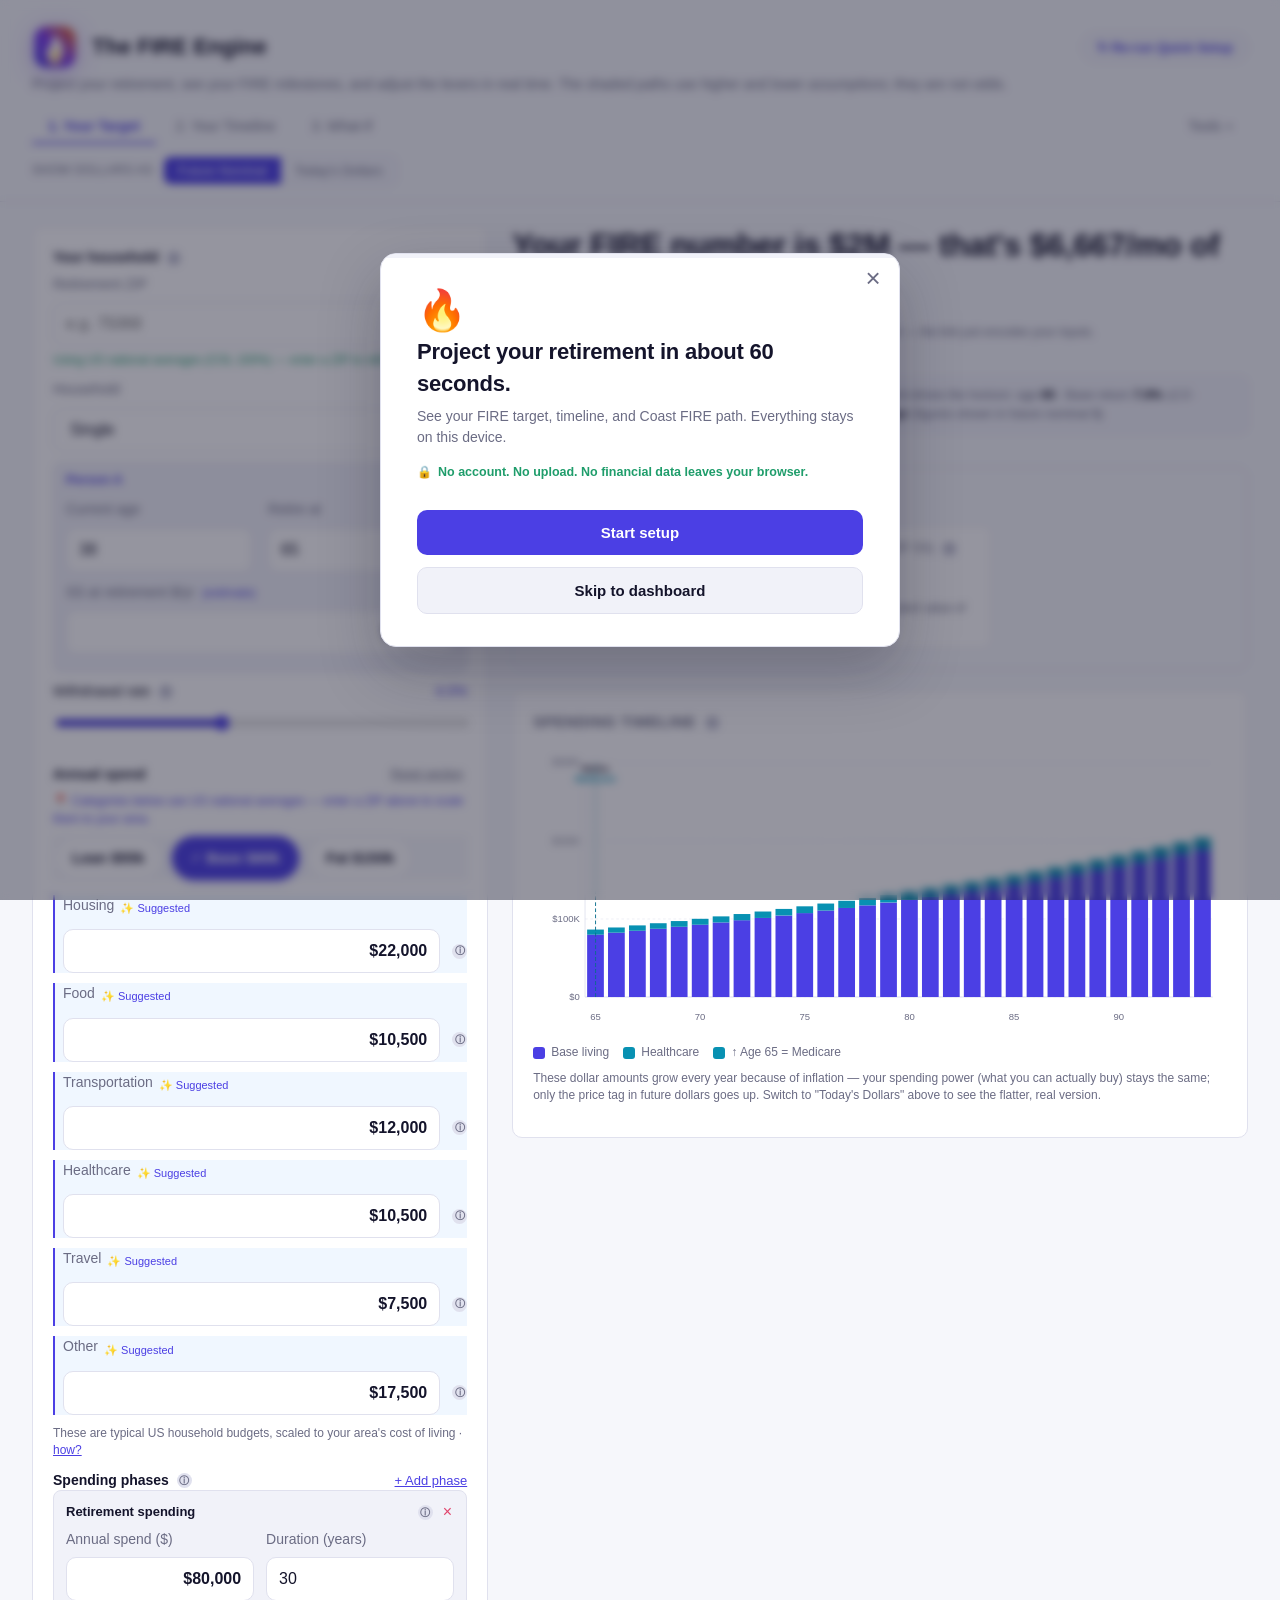
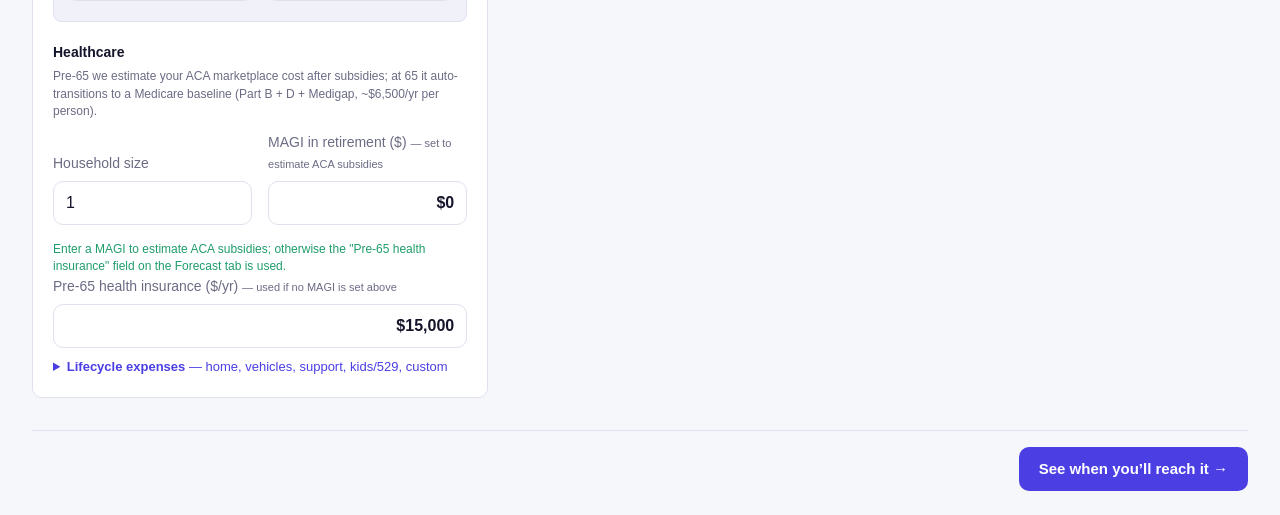
<file: index.html>
<!DOCTYPE html>
<html lang="en">
<head>
  <meta charset="utf-8" />
  <meta name="viewport" content="width=1024" />
  <title>The FIRE Engine — Retirement Forecaster</title>
  <link rel="icon" type="image/svg+xml" href="favicon.svg" />
  <link rel="apple-touch-icon" href="favicon.svg" />
  <link rel="stylesheet" href="styles.css?v=85" />
</head>
<body>
  <header>
    <div class="brand">
      <svg class="brand-logo" viewBox="0 0 56 56" width="46" height="46" role="img" aria-label="The FIRE Engine logo">
        <defs>
          <linearGradient id="fe-grad" x1="0" y1="1" x2="1" y2="0">
            <stop offset="0" stop-color="#4b3fe4"/>
            <stop offset="0.5" stop-color="#7c3aed"/>
            <stop offset="1" stop-color="#f97316"/>
          </linearGradient>
          <radialGradient id="fe-glow" cx="0.5" cy="0.62" r="0.55">
            <stop offset="0" stop-color="#fde68a"/>
            <stop offset="1" stop-color="#f97316" stop-opacity="0"/>
          </radialGradient>
        </defs>
        <rect x="3" y="3" width="50" height="50" rx="15" fill="url(#fe-grad)"/>
        <!-- gauge ticks (the "engine") -->
        <g class="fe-ticks" stroke="#ffffff" stroke-opacity="0.35" stroke-width="1.6" stroke-linecap="round">
          <line x1="12" y1="20" x2="14.5" y2="22.5"/>
          <line x1="44" y1="20" x2="41.5" y2="22.5"/>
          <line x1="9" y1="33" x2="12.5" y2="33"/>
          <line x1="47" y1="33" x2="43.5" y2="33"/>
        </g>
        <ellipse class="fe-halo" cx="28" cy="36" rx="13" ry="15" fill="url(#fe-glow)"/>
        <!-- flame -->
        <path class="fe-flame" d="M28 11 C 31 21, 40 25, 37 36 C 35 43, 31 46.5 28 46.5 C 25 46.5, 19 43, 18.5 35.5 C 18 29, 22.5 26, 22.5 26 C 21.5 31.5, 26 33, 24 27.5 C 22 20, 28 17.5, 28 11 Z" fill="#ffffff"/>
        <!-- inner flame -->
        <path class="fe-core" d="M28 27 C 30 32, 33 34, 31 39 C 30 42, 28.5 44, 28 44 C 27 43.5, 25 42, 25.5 38.5 C 26 35.5, 28 35, 28 35 C 27.5 38, 29 38, 28 34 C 27.5 31, 28 29.5 28 27 Z" fill="#fbbf24"/>
      </svg>
      <h1>The FIRE Engine</h1>
      <button type="button" id="rerunWizardBtn" class="rerun-wizard">↻ Re-run Quick Setup</button>
    </div>
    <p>Project your retirement, see your FIRE milestones, and adjust the levers in real time. The shaded paths use higher and lower <em>assumptions</em>; they are not odds.</p>
    <nav class="tabs primary-nav" role="tablist" aria-label="Primary planning steps">
      <button type="button" class="tab active" data-tab="goal" role="tab" aria-selected="true">1. Your Target</button>
      <button type="button" class="tab" data-tab="forecast" role="tab" aria-selected="false">2. Your Timeline</button>
      <button type="button" class="tab" data-tab="scenario" role="tab" aria-selected="false">3. What-If</button>
      <div class="tools-menu" id="toolsMenu">
        <button type="button" class="tools-trigger" id="toolsTrigger" aria-haspopup="true" aria-expanded="false" aria-controls="toolsDropdown">Tools <span class="tools-caret" aria-hidden="true">▾</span></button>
        <div class="tools-dropdown" id="toolsDropdown" role="menu" aria-label="Tools" hidden>
          <button type="button" class="tab tool-item" data-tab="debt" role="menuitem">Debt Destroyer</button>
          <button type="button" class="tool-item" role="menuitem" disabled aria-disabled="true">Spending Strategy <span class="soon-badge">Soon</span></button>
          <button type="button" class="tool-item" role="menuitem" disabled aria-disabled="true">Path to Independence <span class="soon-badge">Soon</span></button>
        </div>
      </div>
    </nav>
    <div class="global-controls" id="globalControls">
      <span class="gc-label">Show dollars as</span>
      <div class="seg-toggle" id="inflationToggle" role="group" aria-label="Dollar display mode">
        <button type="button" class="seg active" data-mode="nominal">Future Nominal</button>
        <button type="button" class="seg" data-mode="today">Today's Dollars</button>
      </div>
    </div>
  </header>

  <!-- Debounced screen-reader announcement of the live verdict headline. -->
  <div id="headlineLive" class="sr-only" aria-live="polite" aria-atomic="true"></div>

  <div class="layout tab-panel hidden" id="tab-forecast">
    <!-- INPUTS -->
    <div class="panel" id="inputs">
      <div class="panel-head">
        <h2>Your household</h2>
        <div class="save-bar">
          <span class="save-status" id="saveStatus"></span>
          <button type="button" id="undoBtn" class="btn-link undo hidden">Undo</button>
          <button type="button" id="exportBtn" class="btn-link">Export</button>
          <button type="button" id="importBtn" class="btn-link">Import</button>
          <button type="button" id="shareBtn" class="btn-link">Share link</button>
          <button type="button" id="resetBtn" class="btn-link">Reset</button>
          <input type="file" id="importFile" accept="application/json" hidden data-nostate>
        </div>
      </div>

      <div class="scenario-bar">
        <label for="scenarioSelect">Scenarios</label>
        <select id="scenarioSelect" data-nostate>
          <option value="">— Saved scenarios —</option>
        </select>
        <button type="button" id="saveAsBtn" class="btn-link">Save as…</button>
        <button type="button" id="renameBtn" class="btn-link">Rename</button>
        <button type="button" id="deleteScenarioBtn" class="btn-link">Delete</button>
        <div class="scenario-saveas hidden" id="scenarioSaveAs">
          <input type="text" id="scenarioNameInput" placeholder="Scenario name" data-nostate>
          <button type="button" id="saveAsConfirm" class="btn-link">Save</button>
          <button type="button" id="saveAsCancel" class="btn-link">Cancel</button>
        </div>
      </div>

      <p class="synced-note">Household, ages, and Social Security are set once in <strong>Your Target</strong> and used everywhere. <a href="#" class="edit-in-goal-link" data-jump-tab="goal">Edit in Your Target ↗</a></p>
      <div class="field">
        <label for="household">Household</label>
        <select id="household" readonly disabled class="synced-field">
          <option value="single">Single</option>
          <option value="couple">Couple</option>
        </select>
      </div>

      <div class="person" id="personA">
        <h3>Person A</h3>
        <div class="row">
          <div class="field"><label>Current age</label><input type="number" id="ageA" value="38" min="18" max="90" readonly class="synced-field"></div>
          <div class="field"><label>Retire at</label><input type="number" id="retA" value="65" min="40" max="90" readonly class="synced-field"></div>
        </div>
        <div class="field"><label>Social Security at retirement ($/yr)</label><input type="text" inputmode="decimal" id="ssA" value="24,000" min="0" step="500" data-money readonly class="synced-field"></div>
      </div>

      <div class="person hidden" id="personB">
        <h3>Person B</h3>
        <div class="row">
          <div class="field"><label>Current age</label><input type="number" id="ageB" value="39" min="18" max="90" readonly class="synced-field"></div>
          <div class="field"><label>Retire at</label><input type="number" id="retB" value="65" min="40" max="90" readonly class="synced-field"></div>
        </div>
        <div class="field"><label>Social Security at retirement ($/yr)</label><input type="text" inputmode="decimal" id="ssB" value="22,000" min="0" step="500" data-money readonly class="synced-field"></div>
      </div>

      <div class="accounts-head" style="margin-top:20px">
        <h2 id="potTitle" style="margin:0">Accounts</h2>
        <span class="info-tip" tabindex="0">ⓘ<span class="info-tip-bubble">Timeline-only, no Your Target equivalent. Drives this tab's balance growth chart, runway, and FIRE-milestone ages — the Your Target number doesn't depend on account balance at all.</span></span>
      </div>
      <div class="add-acct-bar">
        <span class="add-for hidden" id="addForWrap">
          <label for="addForOwner">Add for</label>
          <select id="addForOwner" data-nostate aria-label="Owner for new accounts">
            <option value="you">Person A (You)</option>
            <option value="partner">Person B (Partner)</option>
            <option value="joint">Joint</option>
          </select>
        </span>
        <span class="add-acct-label">Add:</span>
        <button type="button" class="btn-link add-acct" data-type="401k">+ 401(k)</button>
        <button type="button" class="btn-link add-acct" data-type="403b">+ 403(b)</button>
        <button type="button" class="btn-link add-acct" data-type="457b">+ 457(b)</button>
        <button type="button" class="btn-link add-acct" data-type="tsp">+ TSP</button>
        <button type="button" class="btn-link add-acct" data-type="ira">+ IRA</button>
        <button type="button" class="btn-link add-acct" data-type="hsa">+ HSA</button>
        <button type="button" class="btn-link add-acct" data-type="brokerage">+ Brokerage</button>
      </div>
      <p class="accounts-hint">Each account shows only the sources that fit its type — a <strong>401(k)</strong> offers "Roth (401k)", an <strong>IRA</strong> offers "Roth IRA". Public-sector plans (<strong>TSP</strong>, <strong>403(b)</strong>, <strong>457(b)</strong>) add agency-match and penalty-free-on-separation options.</p>
      <div class="acct-filter hidden" id="acctFilter" role="group" aria-label="Filter accounts by owner">
        <button type="button" class="filter-chip active" data-filter="all">All</button>
        <button type="button" class="filter-chip" data-filter="you">Person A</button>
        <button type="button" class="filter-chip" data-filter="partner">Person B</button>
        <button type="button" class="filter-chip" data-filter="joint">Joint</button>
      </div>
      <div id="accountsContainer"></div>
      <div class="accounts-total" id="accountsTotal"></div>
      <!-- Derived totals mirror the structured accounts; downstream forecast reads these. -->
      <input type="hidden" id="bal" value="140000">
      <input type="hidden" id="con" value="26400">

      <h2 style="margin-top:20px">Goals &amp; spending</h2>
      <div class="field"><label>Annual retirement spending ($/yr in today's $) <span class="info-tip" tabindex="0">ⓘ<span class="info-tip-bubble">Set in Your Target and used here automatically — the duration-weighted blend of the spending you mapped in Your Target. Drives the gap banner, FIRE milestones, and Full FIRE target.</span></span></label><input type="text" inputmode="decimal" id="desired" value="80,000" min="0" step="1000" data-money readonly class="synced-field"></div>
      <p class="synced-note" style="margin-bottom:6px">Set in <strong>Your Target</strong> — edits there flow here automatically. Lean/Fat spend come from its tier pills (COL-adjusted). <a href="#" class="edit-in-goal-link" data-jump-tab="goal">Edit in Your Target ↗</a></p>
      <div class="field"><label>Lean FIRE spend ($/yr)</label><input type="text" inputmode="decimal" id="lean" value="45,000" min="0" step="1000" data-money readonly class="synced-field"></div>
      <div class="field"><label>Fat FIRE spend ($/yr)</label><input type="text" inputmode="decimal" id="fat" value="140,000" min="0" step="1000" data-money readonly class="synced-field"></div>
      <div class="field"><label>Years in retirement <span class="info-tip" tabindex="0">ⓘ<span class="info-tip-bubble">Timeline-only — sets how far the chart/runway/audit run. Defaults to roughly age 95 based on your retirement age; raise the max yourself for a longer or shorter view. Your Target's own Spending Timeline and FIRE targets always plan through age 95 regardless of this field.</span></span></label><input type="number" id="retYears" value="30" min="5" max="75"></div>

      <h2 style="margin-top:20px">Retirement income &amp; costs</h2>
      <div class="field"><label>Pre-65 health insurance ($/yr)</label><input type="text" inputmode="decimal" id="healthcare" value="15,000" min="0" step="1000" data-money readonly class="synced-field"></div>
      <p class="synced-note" style="margin-top:-6px">Set in Your Target's Healthcare section (ACA estimate, or the manual fallback). <a href="#" class="edit-in-goal-link" data-jump-tab="goal">Edit in Your Target ↗</a></p>
      <p class="accounts-hint" style="margin-top:-6px">Social Security is assumed to start at age 62 by default — an editable assumption, not a recommendation. Your Target uses the same default.</p>
      <p class="csub" id="locationFromGoal" style="margin-top:-4px"></p>

      <div class="streams-head">
        <label style="font-size:13px;color:var(--muted)">Income streams (part-time, rental, pension…) <span class="info-tip" tabindex="0">ⓘ<span class="info-tip-bubble">Timeline-only, no Your Target equivalent. Affects this tab's gap banner/runway/audit — deliberately NOT counted in Your Target's "All-in FIRE" target (which only reflects what's actually on the Your Target tab).</span></span></label>
        <button type="button" id="addStreamBtn" class="btn-link">+ Add stream</button>
      </div>
      <div id="streamsContainer"></div>
      <p class="streams-hint" style="font-size:12px;color:var(--muted);margin:6px 0 0">Streams <strong>before</strong> your retirement age add to savings, so they raise your projected balance. Streams <strong>during</strong> retirement don't change the at-retirement balance — they lower each year's drawdown, extending your runway and improving the gap banner.</p>

      <div class="streams-head" style="margin-top:14px">
        <label style="font-size:13px;color:var(--muted)">Government pension (FERS / CSRS) — optional <span class="info-tip" tabindex="0">ⓘ<span class="info-tip-bubble">Timeline-only. Affects this tab's gap banner/runway/audit — deliberately NOT counted in the Your Target number, same as Income streams above.</span></span></label>
      </div>
      <div class="row">
        <div class="field"><label>High-3 avg salary ($/yr)</label><input type="number" id="pensionHigh3" value="0" min="0" step="1000"></div>
        <div class="field"><label>Years of service</label><input type="number" id="pensionYears" value="0" min="0" max="50" step="1"></div>
      </div>
      <div class="row">
        <div class="field"><label>Pension starts at age</label><input type="number" id="pensionStartAge" value="62" min="40" max="75" step="1"></div>
        <div class="field"><label>System</label><select id="pensionSystem"><option value="fers">FERS</option><option value="csrs">CSRS</option></select></div>
      </div>

      <h2 style="margin-top:20px">Market assumptions</h2>
      <div class="row">
        <div class="field"><label>Inflation % <span class="info-tip" tabindex="0">ⓘ<span class="info-tip-bubble">Used by BOTH tabs — also grows the per-year costs behind Your Target's "All-in FIRE" average-spend figure, even though there's no Inflation field on Your Target itself.</span></span></label><input type="number" id="inflation" value="3" min="0" max="10" step="0.1"></div>
        <div class="field"><label>Return band ±% <span class="info-tip" tabindex="0">ⓘ<span class="info-tip-bubble">Timeline-only — widens this tab's Optimistic/Pessimistic balance-growth band. the Your Target number always uses the Base scenario only, so this doesn't affect it.</span></span></label><input type="number" id="returnBand" value="2" min="0" max="6" step="0.5"></div>
      </div>
      <div class="field"><label>Inflation band ±% (range) <span class="info-tip" tabindex="0">ⓘ<span class="info-tip-bubble">Timeline-only, same as Return band — widens this tab's Optimistic/Pessimistic range, doesn't reach Your Target.</span></span></label><input type="number" id="inflationBand" value="1" min="0" max="5" step="0.5"></div>
    </div>

    <!-- RESULTS + WHAT-IF -->
    <div class="results">
      <div class="assumptions-bar" id="assumptionsBarForecast"></div>
      <div class="panel">
        <h2>What-if levers</h2>
        <div class="slider-field">
          <div class="slabel"><span>Return rate (base) <span class="info-tip" tabindex="0">ⓘ<span class="info-tip-bubble">Timeline-only — only affects how fast THIS tab's balance grows (chart, runway, balance cards). the Your Target number doesn't depend on account balance at all, so this never reaches it.</span></span></span><span class="sval-box"><input type="number" class="sval-input" id="returnBox" min="2" max="12" step="0.1" value="7" aria-label="Base return rate, percent"><span class="sval-unit">%</span></span></div>
          <input type="range" id="returnRate" min="2" max="12" step="0.1" value="7" aria-label="Base return rate">
          <div class="preset-chips" id="returnPresets" role="group" aria-label="Return rate presets">
            <button type="button" class="preset-chip" data-return="5">5%</button>
            <button type="button" class="preset-chip" data-return="6">6%</button>
            <button type="button" class="preset-chip" data-return="7">7%</button>
            <button type="button" class="preset-chip" data-return="8">8%</button>
          </div>
        </div>
        <div class="slider-field">
          <div class="slabel"><span>Withdrawal rate <span class="info-tip" tabindex="0">ⓘ<span class="info-tip-bubble">Used by BOTH tabs — this is the literal divisor in every FIRE target (spend ÷ withdrawal rate), including Your Target's "Full FIRE"/"All-in FIRE" cards, even though Your Target has no Withdrawal rate field of its own.</span></span></span><span class="sval-box"><input type="number" class="sval-input" id="wrBox" min="2" max="7" step="0.1" value="4" aria-label="Withdrawal rate, percent"><span class="sval-unit">%</span></span></div>
          <input type="range" id="withdrawalRate" min="2" max="7" step="0.1" value="4" aria-label="Withdrawal rate">
        </div>
        <div class="slider-field">
          <div class="slabel"><span>Extra annual contribution (household) <span class="info-tip" tabindex="0">ⓘ<span class="info-tip-bubble">Timeline-only — adds to this tab's account balance projection. Doesn't reach the Your Target number (balance-independent by design).</span></span></span><span class="sval-box"><span class="sval-unit">$</span><input type="number" class="sval-input sval-input-wide" id="extraBox" min="0" max="60000" step="500" value="0" aria-label="Extra annual contribution, dollars"></span></div>
          <input type="range" id="extraContribution" min="0" max="60000" step="500" value="0" aria-label="Extra annual contribution">
        </div>
        <!-- ageShift is kept only so the few remaining reads (buildInputs,
             renderStrategy) resolve to a constant 0. Nothing WRITES it anymore:
             What-If now owns its retirement-age what-if in the
             module-level scenarioRetirementAge state and applies it to a local
             inputs copy (see renderScenarioPlayground), instead of hijacking
             this shared field — which used to leak the scenario age onto the
             Forecast/Strategy/Debt tabs. data-nostate so any old persisted
             non-zero value from before that fix is ignored on load. -->
        <input type="hidden" id="ageShift" data-nostate min="-10" max="15" value="0">
      </div>

      <div class="flow-verdict">
        <p class="flow-headline" id="forecastHeadline"></p>
        <div class="verdict-actions">
          <button type="button" class="copy-link-btn" data-flow="forecast">🔗 Copy scenario link</button>
          <span class="copy-link-note">Your numbers never leave your browser — the link just encodes your inputs.</span>
        </div>
      </div>

      <div class="gap-banner" id="gapBanner"></div>
      <div class="gap-banner hidden" id="fireWarning"></div>

      <div class="panel">
        <h2>Savings growth &amp; FIRE milestones</h2>
        <div id="chart"></div>
        <div class="chart-legend" id="chartLegend"></div>
        <details class="audit" style="margin-top:14px">
          <summary>Year-by-year projection</summary>
          <div id="projectionTable"></div>
        </details>
      </div>

      <div class="panel">
        <h2>Projected balance at retirement</h2>
        <div class="cards" id="balanceCards"></div>
        <div class="csub" style="margin-top:10px;color:var(--muted);font-size:13px" id="incomeLine"></div>
      </div>

      <div class="panel">
        <h2>FIRE milestones <span class="info-tip" tabindex="0">ⓘ<span class="info-tip-bubble">Mixed sources: Lean and Fat targets come from Your Target's tier pills (synced above). Full FIRE uses "Annual retirement spending", a Timeline-only field. Coast FIRE is derived from your accounts, also Timeline-only.</span></span></h2>
        <div class="fire-grid" id="fireGrid"></div>
      </div>

      <div class="panel">
        <h2>Coast FIRE <span class="info-tip" tabindex="0">ⓘ<span class="info-tip-bubble">Coast FIRE is the point where your invested balance is big enough to grow into your FIRE target on its own — so new contributions become optional. All figures use the real (after-inflation) return.</span></span></h2>
        <div id="coastFire"></div>
      </div>

      <div class="panel">
        <h2>Full FIRE &amp; All-in FIRE breakdown</h2>
        <p class="accounts-hint" style="margin-top:0">The detailed targets from Your Target — net-of-SS, Medicare, and the per-line math.</p>
        <details class="audit">
          <summary>How is this calculated?</summary>
          <div class="cards" id="fireBreakdown" style="margin-top:12px"></div>
        </details>
      </div>

      <div class="panel">
        <h2>Audit the math</h2>
        <details class="audit" open>
          <summary>Assumptions &amp; per-scenario figures</summary>
          <div id="auditBody"></div>
        </details>
        <p class="disclaimer">All projections are deterministic (same inputs → same outputs), not a Monte Carlo simulation. The shaded paths use higher and lower <em>assumptions</em>; they are not odds.</p>
      </div>
    </div>
  </div>

  <!-- GOAL BUILDER TAB -->
  <div class="layout goal-layout tab-panel" id="tab-goal">
    <!-- RESULTS (DOM-first: screen readers / mobile get Summary → Timeline → Inputs) -->
    <div class="results goal-results" id="goalResults">
      <div class="flow-verdict">
        <p class="flow-headline" id="goalHeadline"></p>
        <div class="verdict-actions">
          <button type="button" class="copy-link-btn" data-flow="goal">🔗 Copy scenario link</button>
          <span class="copy-link-note">Your numbers never leave your browser — the link just encodes your inputs.</span>
        </div>
      </div>
      <div class="assumptions-bar" id="assumptionsBarGoal"></div>
      <div class="panel" id="goal-summary">
        <h2>Goal summary</h2>
        <div class="cards" id="goalSummary"></div>
      </div>
      <div class="panel" id="spending-timeline">
        <h2>Spending timeline <span id="goalTimelineInfoTip"></span></h2>
        <div id="goalTimeline"></div>
        <div class="chart-legend" id="goalTimelineLegend"></div>
        <p class="accounts-hint" id="goalTimelineDisclaimer" style="margin-top:8px"></p>
      </div>
    </div>

    <!-- INPUTS -->
    <div class="panel goal-inputs" id="goalInputs">
      <h3 class="goal-sec" style="margin-top:0">Your household <span class="info-tip tip-below" tabindex="0">ⓘ<span class="info-tip-bubble">These ages, Social Security estimates, and location drive everything below — and sync to Your Timeline and Healthcare automatically.</span></span></h3>
      <div class="field">
        <label for="goalZip">Retirement ZIP</label>
        <input type="text" inputmode="numeric" id="goalZip" value="" maxlength="5" placeholder="e.g. 75068">
        <p class="pia-result" id="goalZipResult"></p>
      </div>
      <div class="field">
        <label for="goalHousehold">Household</label>
        <select id="goalHousehold">
          <option value="single">Single</option>
          <option value="couple">Couple</option>
        </select>
      </div>

      <div class="person" id="goalPersonA">
        <h3>Person A</h3>
        <div class="row">
          <div class="field"><label>Current age</label><input type="number" id="goalAgeA" value="38" min="18" max="90"></div>
          <div class="field"><label>Retire at</label><input type="number" id="goalRetA" value="65" min="40" max="90"></div>
        </div>
        <div class="field"><label>SS at retirement $/yr <a href="https://ssa.tools/" target="_blank" rel="noopener" class="ss-est-link" title="Estimate your benefit at ssa.tools">(estimate)</a></label><input type="text" inputmode="decimal" id="goalSsA" value="23,000" min="0" step="500" data-money></div>
      </div>

      <div class="person hidden" id="goalPersonB">
        <h3>Person B</h3>
        <div class="row">
          <div class="field"><label>Current age</label><input type="number" id="goalAgeB" value="39" min="18" max="90"></div>
          <div class="field"><label>Retire at</label><input type="number" id="goalRetB" value="65" min="40" max="90"></div>
        </div>
        <div class="field"><label>SS at retirement $/yr <a href="https://ssa.tools/" target="_blank" rel="noopener" class="ss-est-link" title="Estimate your benefit at ssa.tools">(estimate)</a></label><input type="text" inputmode="decimal" id="goalSsB" value="21,000" min="0" step="500" data-money></div>
      </div>

      <div class="slider-field">
        <div class="slabel"><span>Withdrawal rate <span class="info-tip" tabindex="0">ⓘ<span class="info-tip-bubble">The divisor in every FIRE target (spend ÷ withdrawal rate) — the classic "4% rule" lever. Same value as Forecast's Withdrawal rate slider; changing either one changes both, everywhere.</span></span></span><span class="sval" id="goalWrVal">4.0%</span></div>
        <input type="range" id="goalWithdrawalRate" min="2" max="7" step="0.1" value="4" data-nostate>
      </div>

      <div class="section-head"><h3 class="goal-sec" style="margin:0">Annual spend</h3><button type="button" class="section-reset" id="resetSpendSection">Reset section</button></div>
      <p class="col-connection-note" id="colConnectionNote"></p>
      <div class="spend-tier-pills" id="spendTierPills">
        <button type="button" class="tier-pill" data-tier="lean" data-base="55000">Lean $55k</button>
        <button type="button" class="tier-pill" data-tier="base" data-base="80000">Base $80k</button>
        <button type="button" class="tier-pill" data-tier="fat" data-base="150000">Fat $150k</button>
      </div>
      <p class="spend-tier-state" id="spendTierState"></p>
      <p class="csub" id="locationChangeBanner"></p>
      <div id="spendCategoriesContainer"></div>

      <div class="streams-head">
        <h3 class="goal-sec" style="margin:0">Spending phases <span class="info-tip" tabindex="0">ⓘ<span class="info-tip-bubble">Spending rarely stays flat. The tier/category budget above sets your first phase; add more phases for later life stages.</span></span></h3>
        <button type="button" id="addPhaseBtn" class="btn-link">+ Add phase</button>
      </div>
      <div id="phasesContainer"></div>

      <h3 class="goal-sec">Healthcare</h3>
      <p class="accounts-hint" style="margin-top:0">Pre-65 we estimate your ACA marketplace cost after subsidies; at 65 it auto-transitions to a Medicare baseline (Part B + D + Medigap, ~$6,500/yr per person).</p>
      <div class="row goal-two-col">
        <div class="field"><label>Household size</label><input type="number" id="acaHousehold" value="2" min="1" max="12" step="1"></div>
        <div class="field"><label>MAGI in retirement ($) <span style="color:var(--muted);font-weight:normal;font-size:11px">— set to estimate ACA subsidies</span></label><input type="text" inputmode="decimal" id="acaMagi" value="0" data-money></div>
      </div>
      <p class="pia-result" id="acaResult"></p>
      <div class="field"><label>Pre-65 health insurance ($/yr) <span style="color:var(--muted);font-weight:normal;font-size:11px">— used if no MAGI is set above</span></label><input type="text" inputmode="decimal" id="goalHealthcareManual" value="15,000" min="0" step="1000" data-money></div>

      <details class="audit lifecycle-accordion" id="lifecycleAccordion">
        <summary>Lifecycle expenses <span class="csub" style="font-weight:normal">— home, vehicles, support, kids/529, custom</span></summary>
        <div class="lifecycle-quickadd" id="lifecycleQuickAdd">
          <button type="button" class="btn-link lc-chip" data-jump="vehiclesContainer" data-add="addVehicleBtn">+ vehicle</button>
          <button type="button" class="btn-link lc-chip" data-jump="kids529Container" data-add="addKid529Btn">+ kid</button>
          <button type="button" class="btn-link lc-chip" data-jump="homeSection" data-add="addHomeBtn">+ home</button>
          <button type="button" class="btn-link lc-chip" data-jump="customExpensesContainer" data-add="addCustomExpenseBtn">+ custom</button>
        </div>
        <div class="lifecycle-suggestions" id="lifecycleSuggestions"></div>

        <div class="streams-head">
          <label style="font-size:13px;color:var(--muted)">Home</label>
          <span>
            <button type="button" id="addHomeBtn" class="btn-link">+ Add home</button>
            <button type="button" id="removeHomeBtn" class="btn-link hidden" title="Remove home — clears value, property tax, and the national-average checkbox">× Remove</button>
          </span>
        </div>
        <p class="streams-empty" id="homeEmpty">No home expenses yet — add one to model maintenance and property tax.</p>
        <div id="homeSection" class="hidden">
          <div class="field"><label>Home value ($) <span style="color:var(--muted);font-weight:normal;font-size:11px">— 1%/yr maintenance applied</span></label><input type="text" inputmode="decimal" id="homeValue" value="0" data-money></div>
          <div class="field"><label>Annual property tax ($)</label><input type="text" inputmode="decimal" id="propertyTax" value="0" data-money></div>
          <label class="pia-enable"><input type="checkbox" id="propertyTaxNatAvg"> Use national average (1.2% of home value)</label>
        </div>

        <div class="streams-head" style="margin-top:14px">
          <label style="font-size:13px;color:var(--muted)">Vehicle replacements</label>
          <button type="button" id="addVehicleBtn" class="btn-link">+ Add vehicle</button>
        </div>
        <div id="vehiclesContainer"></div>

        <div class="streams-head" style="margin-top:14px">
          <label style="font-size:13px;color:var(--muted)">Support for others</label>
          <button type="button" id="addSupportBtn" class="btn-link">+ Add recipient</button>
        </div>
        <div id="supportContainer"></div>

        <div class="streams-head" style="margin-top:14px">
          <label style="font-size:13px;color:var(--muted)">Kids</label>
          <button type="button" id="addKid529Btn" class="btn-link">+ Add child</button>
        </div>
        <div id="kids529Container"></div>

        <div class="streams-head" style="margin-top:14px">
          <label style="font-size:13px;color:var(--muted)">Custom expenses</label>
          <button type="button" id="addCustomExpenseBtn" class="btn-link">+ Add custom</button>
        </div>
        <div id="customExpensesContainer"></div>
      </details>
    </div>
  </div>

  <!-- HUSTLE TAB -->
  <div class="tab-panel hidden" id="tab-hustle">
    <div class="strategy-wrap">
      <div class="panel">
        <h2>Your Action Plan</h2>
        <p class="strat-intro">Pick a goal and a target age. We'll show the gap between your current plan and that goal — and three levers you can pull to close it: <strong>save more</strong>, <strong>work a little longer</strong>, or <strong>downshift to part-time</strong>.</p>
        <div class="hustle-controls">
          <div class="field">
            <label for="hustleGoal">Goal to reach</label>
            <select id="hustleGoal">
              <option value="full">Full FIRE — fund my desired lifestyle</option>
              <option value="lean">Lean FIRE — cover frugal spending</option>
              <option value="barista">Barista FIRE — portfolio + part-time</option>
              <option value="fat">Fat FIRE — elevated lifestyle</option>
            </select>
          </div>
          <div class="field">
            <label for="hustleAge">Reach it by age <span class="field-who" id="hustleAgeWho"></span></label>
            <input type="number" id="hustleAge" min="30" max="90" step="1">
          </div>
          <div class="field">
            <label for="hustleInvest">Side income I can invest ($/yr)</label>
            <input type="number" id="hustleInvest" value="0" min="0" step="1000">
          </div>
        </div>
      </div>
      <div id="hustleBody"></div>
    </div>
  </div>

  <!-- SPENDING STRATEGY TAB -->
  <div class="tab-panel hidden" id="tab-strategy">
    <div class="strategy-wrap">
      <div class="panel">
        <h2>How to spend it once you reach FIRE</h2>
        <p class="strat-intro" id="stratIntro"></p>
        <p class="strat-note">These are educational frameworks, not personalized tax or investment advice — confirm specifics with a fiduciary advisor or CPA before acting.</p>
      </div>
      <div id="strategyBody"></div>
    </div>
  </div>

  <!-- DEBT DESTROYER TAB -->
  <div class="layout tab-panel hidden" id="tab-debt">
    <!-- INPUTS -->
    <div class="panel" id="debtInputs">
      <h2>Your debt</h2>
      <p class="strat-intro" style="margin-top:0">Model a mortgage, student loan, or any installment debt. Add extra principal or one-time lump sums and watch the payoff date jump forward.</p>
      <div class="field"><label>Current balance ($)</label><input type="text" inputmode="decimal" id="debtBalance" value="0" min="0" step="1000" data-money></div>
      <div class="row">
        <div class="field"><label>Interest rate (APR %)</label><input type="number" id="debtRate" value="6.5" min="0" max="30" step="0.05"></div>
        <div class="field"><label>Remaining term (years)</label><input type="number" id="debtTerm" value="30" min="1" max="40" step="1"></div>
      </div>
      <div class="field">
        <label>Maturity date <span style="color:var(--muted);font-weight:normal;font-size:11px">(optional — use if you don't know the term)</span></label>
        <input type="hidden" id="debtMaturity">
        <div class="month-picker">
          <select id="debtMaturityMonth" class="mp-select" data-nostate aria-label="Maturity month">
            <option value="">Month</option>
            <option value="1">Jan</option><option value="2">Feb</option><option value="3">Mar</option>
            <option value="4">Apr</option><option value="5">May</option><option value="6">Jun</option>
            <option value="7">Jul</option><option value="8">Aug</option><option value="9">Sep</option>
            <option value="10">Oct</option><option value="11">Nov</option><option value="12">Dec</option>
          </select>
          <select id="debtMaturityYear" class="mp-select" data-nostate aria-label="Maturity year">
            <option value="">Year</option>
          </select>
          <button type="button" class="btn-link mp-clear" id="debtMaturityClear">Clear</button>
        </div>
        <p class="debt-pay-hint" id="debtTermNote"></p>
      </div>
      <div class="row">
        <div class="field"><label>Monthly payment ($)</label><input type="text" inputmode="decimal" id="debtPayment" value="0" min="0" step="50" data-money></div>
        <div class="field"><label>Monthly extra principal ($)</label><input type="text" inputmode="decimal" id="debtExtra" value="0" min="0" step="50" data-money></div>
      </div>
      <p class="debt-pay-hint" id="debtPayHint"></p>
      <div class="streams-head">
        <label style="font-size:13px;color:var(--muted)">One-time lump sums (bonus, tax refund, windfall…)</label>
        <button type="button" id="addLumpBtn" class="btn-link">+ Add lump sum</button>
      </div>
      <div id="lumpsContainer"></div>
    </div>

    <!-- RESULTS -->
    <div class="results">
      <div class="panel debt-hero" id="debtHero"></div>
      <div class="debt-stats" id="debtStats"></div>
      <div class="panel">
        <h2>Payoff trajectory</h2>
        <div id="debtChart"></div>
        <div class="chart-legend" id="debtChartLegend"></div>
      </div>
    </div>
  </div>

  <!-- SCENARIO PLAYGROUND TAB -->
  <div class="layout tab-panel hidden" id="tab-scenario">
    <!-- INPUTS -->
    <div class="panel" id="scenarioInputs">
      <h2>Scenario playground</h2>
      <p class="strat-intro" style="margin-top:0">Stress-test your plan against life's curveballs. Your Target spending, ages, and assumptions carry over automatically; add events below and watch the impacted plan diverge from your baseline in real time.</p>
      <div class="streams-head">
        <label style="font-size:13px;color:var(--muted)">Quick what-ifs <span class="info-tip" tabindex="0">ⓘ<span class="info-tip-bubble">Temporary overlays on your saved base plan. Turn a lever on and set a value to see the impact — nothing here changes Your Target until you choose to.</span></span></label>
      </div>
      <div class="lever-list" id="leverList">
        <div class="lever-row">
          <label class="lever-toggle"><input type="checkbox" id="lvRetOn" data-nostate><span>Retirement age</span></label>
          <input type="number" id="scenarioRetirementAge" data-nostate min="18" max="90" step="1" placeholder="—" aria-label="Scenario retirement age" disabled>
        </div>
        <div class="lever-row">
          <label class="lever-toggle"><input type="checkbox" id="lvSpendOn" data-nostate><span>Annual retirement spending</span></label>
          <input type="text" inputmode="decimal" id="lvSpend" data-nostate data-money placeholder="—" aria-label="Scenario annual retirement spending" disabled>
        </div>
        <div class="lever-row">
          <label class="lever-toggle"><input type="checkbox" id="lvConOn" data-nostate><span>Annual contributions</span></label>
          <input type="text" inputmode="decimal" id="lvCon" data-nostate data-money placeholder="—" aria-label="Scenario annual contributions" disabled>
        </div>
        <div class="lever-row">
          <label class="lever-toggle"><input type="checkbox" id="lvRetnOn" data-nostate><span>Base return %</span></label>
          <input type="number" id="lvRetn" data-nostate min="0" max="15" step="0.1" placeholder="—" aria-label="Scenario base return percent" disabled>
        </div>
        <div class="lever-row">
          <label class="lever-toggle"><input type="checkbox" id="lvInflOn" data-nostate><span>Inflation %</span></label>
          <input type="number" id="lvInfl" data-nostate min="0" max="10" step="0.1" placeholder="—" aria-label="Scenario inflation percent" disabled>
        </div>
        <div class="lever-row">
          <label class="lever-toggle"><input type="checkbox" id="lvWrOn" data-nostate><span>Withdrawal rate %</span></label>
          <input type="number" id="lvWr" data-nostate min="2" max="6" step="0.1" placeholder="—" aria-label="Scenario withdrawal rate percent" disabled>
        </div>
      </div>
      <div class="lever-actions">
        <button type="button" class="btn-link" id="resetLeversBtn">Reset what-ifs</button>
      </div>
      <div class="streams-head" style="margin-top:14px">
        <label style="font-size:13px;color:var(--muted)">Events</label>
        <div class="event-add-bar">
          <button type="button" class="btn-link add-event" data-type="correction">+ Market correction</button>
          <button type="button" class="btn-link add-event" data-type="oneTime">+ Expense / windfall</button>
          <button type="button" class="btn-link add-event" data-type="incomeShift">+ Income shift</button>
          <button type="button" class="btn-link add-event" data-type="geo">+ Geo-arbitrage</button>
        </div>
      </div>
      <div id="eventsContainer"></div>
      <p class="accounts-hint" id="eventsEmpty">No events yet — add one above to see its impact.</p>
    </div>

    <!-- RESULTS -->
    <div class="results">
      <div class="flow-verdict">
        <p class="flow-headline" id="scenarioHeadline"></p>
        <div class="verdict-actions">
          <button type="button" class="copy-link-btn" data-flow="scenario">🔗 Copy scenario link</button>
          <button type="button" class="copy-link-btn" data-flow="scenario-compare">🔗 Copy comparison</button>
          <span class="copy-link-note">Your numbers never leave your browser — the link just encodes your inputs.</span>
        </div>
      </div>
      <div class="assumptions-bar" id="assumptionsBarScenario"></div>
      <div class="panel">
        <h2>Base vs scenario</h2>
        <div id="whatifCompare"></div>
      </div>
      <div class="panel">
        <h2>Baseline vs impacted plan (events)</h2>
        <div id="scenarioChart"></div>
        <div class="chart-legend" id="scenarioChartLegend"></div>
      </div>
      <div class="panel">
        <h2>Event impact summary</h2>
        <div class="cards" id="scenarioSummary"></div>
      </div>
    </div>
  </div>

  <!-- EASY ONBOARDING WIZARD -->
  <div id="onboarding-wizard" class="wizard-overlay hidden" aria-hidden="true">
    <div class="wizard-modal" role="dialog" aria-modal="true" aria-labelledby="wizHeading">
      <button type="button" class="wizard-close" id="wizCloseBtn" aria-label="Close setup">×</button>
      <div class="wizard-progress"><div class="wizard-progress-bar" id="wizProgressBar"></div></div>

      <div class="wizard-body">
        <!-- STEP 1 — Welcome -->
        <section class="wizard-step" data-step="1">
          <div class="wiz-flame" aria-hidden="true">🔥</div>
          <h2 class="wizard-title" id="wizHeading">Project your retirement in about 60 seconds.</h2>
          <p class="wizard-sub">See your FIRE target, timeline, and Coast FIRE path. Everything stays on this device.</p>
          <p class="wiz-trust">No account. No upload. No financial data leaves your browser.</p>
          <div class="wiz-welcome-actions">
            <button type="button" class="wiz-btn wiz-btn-primary wiz-btn-lg" id="wizStartBtn">Start setup</button>
            <button type="button" class="wiz-btn wiz-btn-ghost wiz-btn-lg" id="wizSkipBtn">Skip to dashboard</button>
          </div>
        </section>

        <!-- STEP 2 — Household -->
        <section class="wizard-step hidden" data-step="2">
          <h2 class="wizard-title">Who are we planning for?</h2>
          <p class="wiz-help">Choose one person or a household plan.</p>
          <div class="wiz-choice-group" id="wizHouseholdChoice" role="group" aria-label="Household type">
            <button type="button" class="wiz-choice active" data-household="single">One person</button>
            <button type="button" class="wiz-choice" data-household="couple">Couple</button>
          </div>
          <div class="wiz-grid">
            <div class="wiz-field">
              <label for="wizAgeA">Your current age <span class="wiz-req">*</span></label>
              <input type="text" inputmode="numeric" id="wizAgeA" data-nostate placeholder="38">
              <p class="wiz-help">Use your age today.</p>
            </div>
            <div class="wiz-field">
              <label for="wizRetA">Desired retirement age <span class="wiz-req">*</span></label>
              <input type="text" inputmode="numeric" id="wizRetA" data-nostate placeholder="65">
              <p class="wiz-help">This is your goal age, not a prediction.</p>
            </div>
            <div class="wiz-field wiz-couple-only hidden">
              <label for="wizAgeB">Partner&#39;s current age <span class="wiz-req">*</span></label>
              <input type="text" inputmode="numeric" id="wizAgeB" data-nostate placeholder="39">
            </div>
            <div class="wiz-field wiz-couple-only hidden">
              <label for="wizRetB">Partner&#39;s retirement age <span class="wiz-req">*</span></label>
              <input type="text" inputmode="numeric" id="wizRetB" data-nostate placeholder="65">
            </div>
          </div>
        </section>

        <!-- STEP 3 — Location -->
        <section class="wizard-step hidden" data-step="3">
          <h2 class="wizard-title">Where do you live?</h2>
          <p class="wiz-help">Used for location-based healthcare and cost estimates.</p>
          <div class="wiz-field">
            <label for="wizZip">ZIP code</label>
            <input type="text" inputmode="numeric" id="wizZip" data-nostate placeholder="e.g. 75068" maxlength="5">
            <p class="wiz-help" id="wizZipResult">Your ZIP code stays in this browser and is not sent to an account.</p>
          </div>
        </section>

        <!-- STEP 4 — Retirement spending -->
        <section class="wizard-step hidden" data-step="4">
          <h2 class="wizard-title">How much do you want to spend each year in retirement?</h2>
          <p class="wiz-help">Enter today&#39;s dollars. We handle inflation in the projection.</p>
          <div class="wiz-choice-group" id="wizSpendTier" role="group" aria-label="Spending preset">
            <button type="button" class="wiz-choice" data-tier="lean">Lean</button>
            <button type="button" class="wiz-choice active" data-tier="base">Base</button>
            <button type="button" class="wiz-choice" data-tier="fat">Fat</button>
          </div>
          <div class="wiz-field">
            <label for="wizSpend">Annual retirement spending ($/yr) <span class="wiz-req">*</span></label>
            <input type="text" inputmode="decimal" id="wizSpend" data-nostate placeholder="$80,000">
            <p class="wiz-help">Pick a preset to start, then adjust the amount to match your plan.</p>
          </div>
        </section>

        <!-- STEP 5 — Savings -->
        <section class="wizard-step hidden" data-step="5">
          <h2 class="wizard-title">What have you saved so far?</h2>
          <p class="wiz-help">Add balances and yearly contributions to estimate your timeline.</p>
          <div class="wiz-grid">
            <div class="wiz-field">
              <label for="wizTotalSavings">Total current savings ($)</label>
              <input type="text" inputmode="decimal" id="wizTotalSavings" data-nostate placeholder="$250,000">
            </div>
            <div class="wiz-field">
              <label for="wizContributions">Annual contributions ($/yr)</label>
              <input type="text" inputmode="decimal" id="wizContributions" data-nostate placeholder="$30,000">
            </div>
          </div>
          <p class="wiz-help">You can set your FIRE target now and add accounts later.</p>
        </section>

        <!-- STEP 6 — Completion -->
        <section class="wizard-step hidden" data-step="6">
          <div class="wiz-flame" aria-hidden="true">🎉</div>
          <h2 class="wizard-title">Your plan is ready</h2>
          <div class="wiz-result" id="wizResult"></div>
          <div class="wiz-welcome-actions">
            <button type="button" class="wiz-btn wiz-btn-primary wiz-btn-lg" id="wizViewTimelineBtn">View your timeline</button>
          </div>
        </section>
      </div>

      <div class="wizard-error hidden" id="wizError"></div>

      <div class="wizard-nav" id="wizNav">
        <button type="button" class="wiz-btn wiz-btn-ghost" id="wizBackBtn">Back</button>
        <span class="wiz-step-count" id="wizStepCount"></span>
        <button type="button" class="wiz-btn wiz-btn-link hidden" id="wizSkipStepBtn">Skip for now</button>
        <button type="button" class="wiz-btn wiz-btn-primary" id="wizNextBtn">Continue</button>
      </div>
    </div>
  </div>

  <!-- Re-run setup confirmation -->
  <div id="wizRerunConfirm" class="wizard-overlay hidden" aria-hidden="true">
    <div class="wizard-modal wizard-modal-sm" role="dialog" aria-modal="true" aria-labelledby="rerunTitle">
      <h2 class="wizard-title" id="rerunTitle">Start setup again?</h2>
      <p class="wizard-sub">Choose what to reset. This cannot be undone after you confirm.</p>
      <div class="wiz-welcome-actions">
        <button type="button" class="wiz-btn wiz-btn-primary wiz-btn-lg" id="rerunKeepBtn">Keep accounts and reset target</button>
        <button type="button" class="wiz-btn wiz-btn-ghost wiz-btn-lg" id="rerunResetBtn">Reset everything</button>
        <button type="button" class="wiz-btn wiz-btn-link" id="rerunCancelBtn">Cancel</button>
      </div>
    </div>
  </div>

  <script src="config.js?v=85"></script>
  <script src="accounts.js?v=85"></script>
  <script src="calc.js?v=85"></script>
  <script src="app.js?v=85"></script>
</body>
</html>
</file>
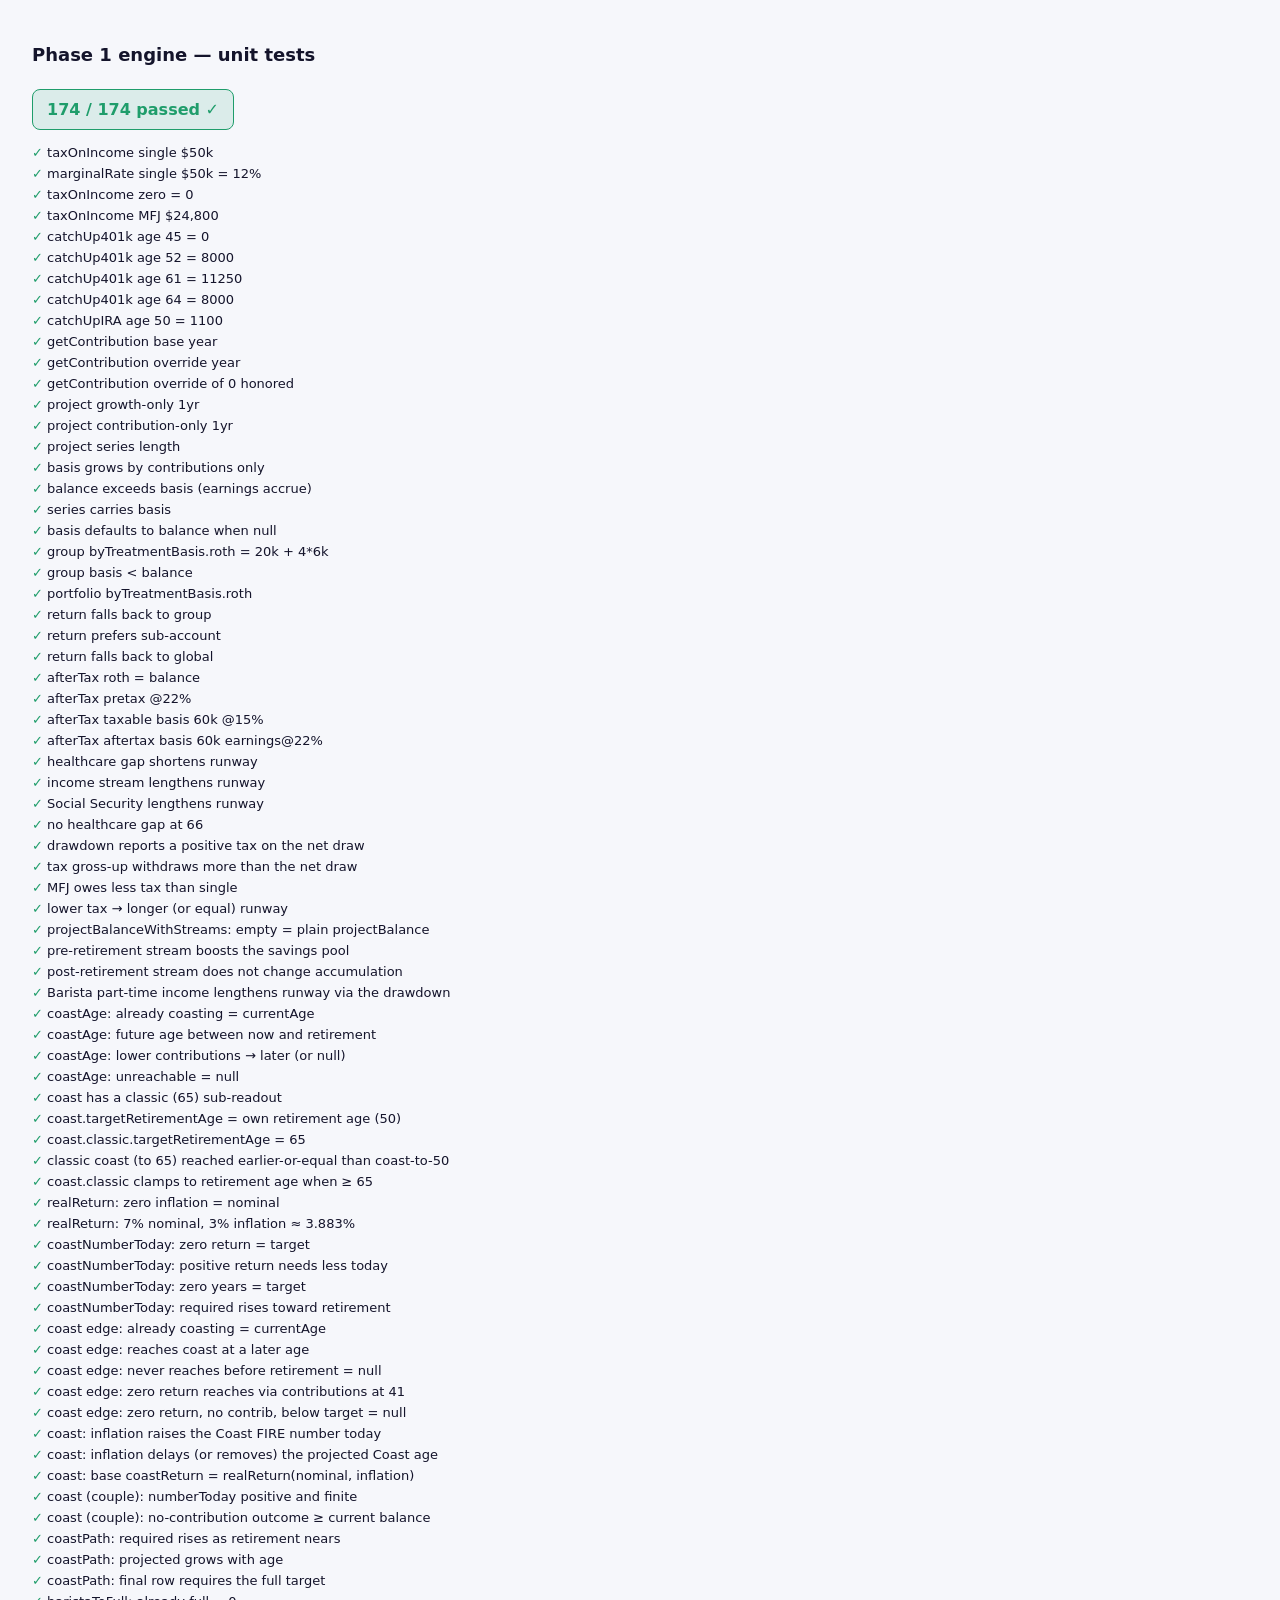
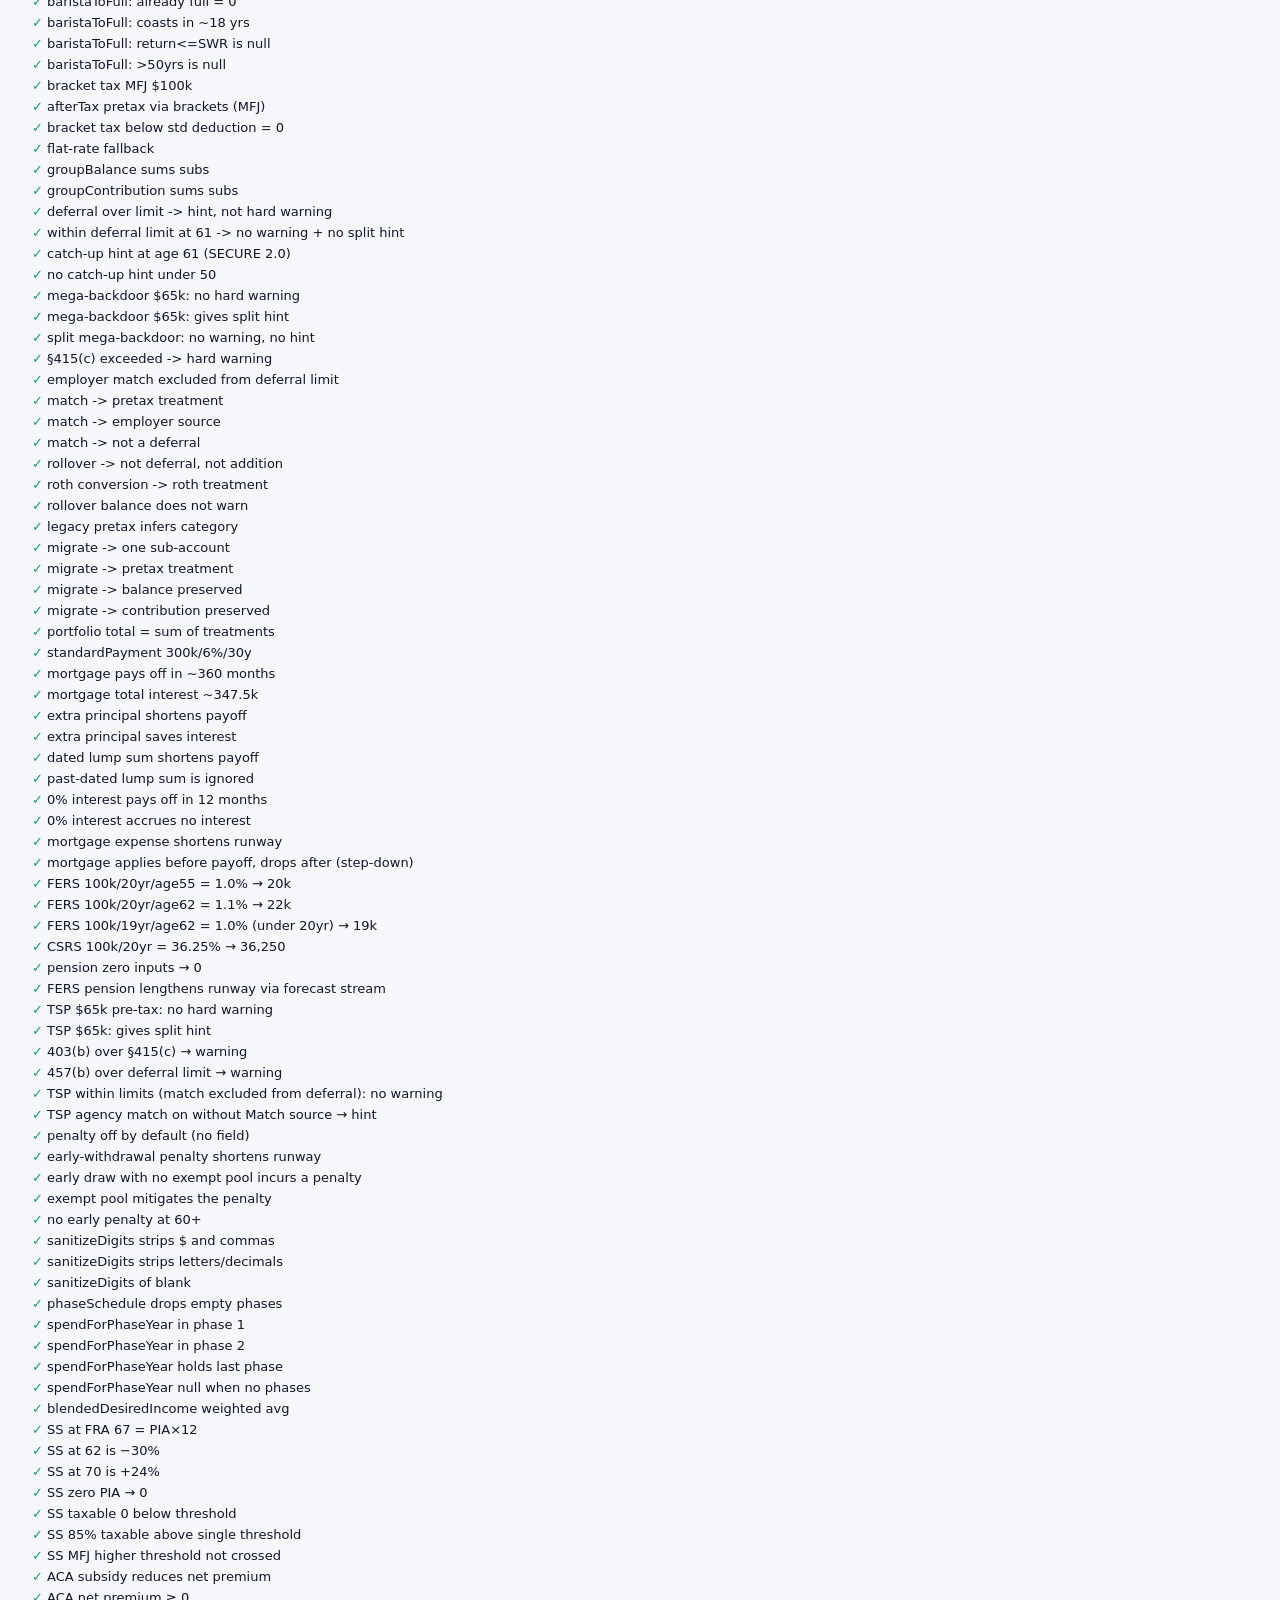
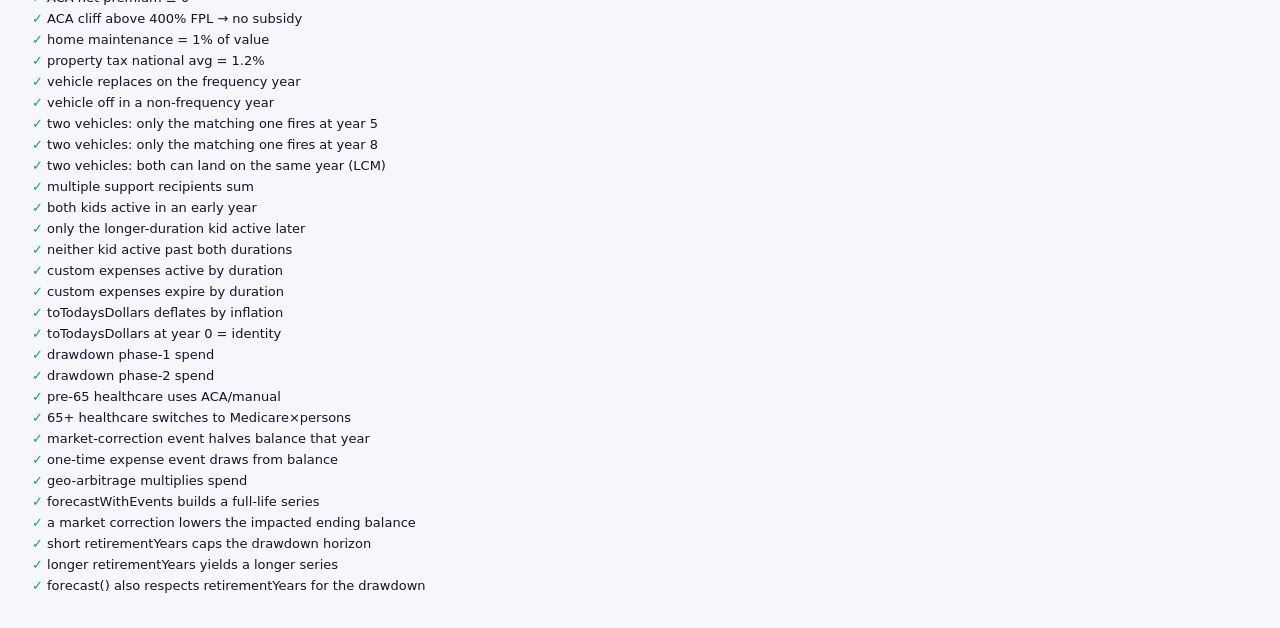
<file: tests.html>
<!DOCTYPE html>
<html lang="en">
<head>
  <meta charset="utf-8" />
  <title>Engine tests — Retirement Calculator</title>
  <style>
    body { font-family: -apple-system, system-ui, sans-serif; background: #f6f7fb; color: #14142b; padding: 24px; }
    h1 { font-size: 18px; }
    .summary { font-size: 16px; font-weight: 700; padding: 10px 14px; border-radius: 8px; margin: 12px 0; display: inline-block; }
    .summary.allpass { background: rgba(31,157,107,.12); color: #1f9d6b; border: 1px solid #1f9d6b; }
    .summary.somefail { background: rgba(224,67,107,.12); color: #e0436b; border: 1px solid #e0436b; }
    .t { font-size: 13px; padding: 3px 0; font-variant-numeric: tabular-nums; }
    .t.p span { color: #1f9d6b; }
    .t.f { color: #e0436b; }
    .t em { color: #b6791f; font-style: normal; }
  </style>
</head>
<body>
  <h1>Phase 1 engine — unit tests</h1>
  <div id="test-output">Running…</div>
  <script src="config.js?v=4"></script>
  <script src="accounts.js?v=4"></script>
  <script src="calc.js?v=4"></script>
  <script src="tests.js?v=4"></script>
</body>
</html>
</file>
<file: styles.css>
:root {
  /* Wealthfront-inspired: white surfaces, navy "ink" text, blurple accent */
  --bg: #f6f7fb;
  --panel: #ffffff;
  --panel-2: #f1f2f9;
  --border: #e0e1ee;
  --text: #14142b;
  --muted: #6b6c84;
  --accent: #4b3fe4;
  --accent-rgb: 75, 63, 228;
  --good: #1f9d6b;
  --bad: #e0436b;
  --warn: #b6791f;
  --radius: 10px;
  font-size: 15px;
}

* { box-sizing: border-box; }

.sr-only {
  position: absolute; width: 1px; height: 1px; padding: 0; margin: -1px;
  overflow: hidden; clip: rect(0, 0, 0, 0); white-space: nowrap; border: 0;
}

/* --- Live verdict headline (the page's answer, above the fold) ------- */
.flow-verdict { margin: 0 0 4px; }
.flow-headline {
  margin: 0; font-size: clamp(22px, 3.4vw, 32px); line-height: 1.2;
  font-weight: 700; letter-spacing: -0.01em; color: var(--text);
}
.flow-headline-empty { color: var(--muted); font-weight: 600; }
.verdict-actions { display: flex; flex-wrap: wrap; align-items: center; gap: 8px 12px; margin-top: 10px; }
.copy-link-btn {
  display: inline-flex; align-items: center; gap: 6px; cursor: pointer;
  background: var(--panel); color: var(--accent); border: 1px solid var(--accent);
  padding: 8px 14px; border-radius: 999px; font-size: 13px; font-weight: 600; min-height: 40px;
}
.copy-link-btn:hover { background: rgba(var(--accent-rgb), .06); }
.copy-link-note { font-size: 12px; color: var(--muted); flex: 1 1 220px; min-width: 180px; }

/* Visible keyboard focus for all interactive controls (mouse clicks, which
   fire :focus but not :focus-visible, stay outline-free). */
:where(button, a, input, select, textarea, [tabindex]):focus-visible {
  outline: 2px solid var(--accent);
  outline-offset: 2px;
  border-radius: 4px;
}

body {
  margin: 0;
  background: var(--bg);
  color: var(--text);
  font-family: -apple-system, BlinkMacSystemFont, "Segoe UI", Roboto, sans-serif;
  line-height: 1.45;
  /* The page body must never scroll horizontally — wide content (tables,
     charts) scrolls inside its own container; overlay tooltips clip at the
     edge rather than widening the page. */
  overflow-x: hidden;
}

header {
  padding: 24px 32px 16px;
  border-bottom: 1px solid var(--border);
  position: sticky;
  top: 0;
  z-index: 50;
  background: var(--bg);
}
header h1 { margin: 0; font-size: 22px; }

.brand { display: flex; align-items: center; gap: 14px; }
.brand-logo { flex-shrink: 0; filter: drop-shadow(0 4px 12px rgba(124, 58, 237, .35)); }
.brand-logo .fe-flame { transform-origin: 28px 46px; animation: fe-flicker 2.6s ease-in-out infinite; }
.brand-logo .fe-core { transform-origin: 28px 44px; animation: fe-flicker 1.7s ease-in-out infinite; }
.brand-logo .fe-halo { transform-origin: 28px 38px; animation: fe-pulse 2.6s ease-in-out infinite; }
@keyframes fe-flicker {
  0%, 100% { transform: scaleY(1) scaleX(1); }
  35%      { transform: scaleY(1.07) scaleX(.96); }
  60%      { transform: scaleY(.97) scaleX(1.03); }
  80%      { transform: scaleY(1.03) scaleX(.99); }
}
@keyframes fe-pulse {
  0%, 100% { opacity: .55; transform: scale(1); }
  50%      { opacity: .9;  transform: scale(1.08); }
}
@media (prefers-reduced-motion: reduce) {
  .brand-logo .fe-flame, .brand-logo .fe-core, .brand-logo .fe-halo { animation: none; }
}
header p { margin: 4px 0 0; color: var(--muted); font-size: 14px; }

.tabs { display: flex; gap: 4px; margin-top: 16px; }
.tab {
  background: none; border: none; cursor: pointer;
  padding: 8px 16px; font-size: 14px; color: var(--muted);
  border-bottom: 2px solid transparent; border-radius: 0;
  display: flex; align-items: center; gap: 6px;
}
.tab:hover { color: var(--text); }
.tab.active { color: var(--accent); border-bottom-color: var(--accent); font-weight: 600; }

.in-progress-badge {
  display: inline-block; font-size: 11px; font-weight: 700;
  background: var(--warn); color: #fff; padding: 2px 8px;
  border-radius: 4px; margin-left: 4px; white-space: nowrap;
}

/* --- Tools dropdown (desktop) + Soon badges ------------------------- */
.primary-nav { align-items: center; }
.tools-menu { position: relative; display: inline-flex; margin-left: auto; }
.tools-trigger {
  background: none; border: none; cursor: pointer;
  padding: 8px 16px; font-size: 14px; color: var(--muted);
  border-bottom: 2px solid transparent; border-radius: 0;
  display: inline-flex; align-items: center; gap: 6px;
}
.tools-trigger:hover { color: var(--text); }
.tools-trigger.active { color: var(--accent); border-bottom-color: var(--accent); font-weight: 600; }
.tools-caret { font-size: 10px; }
.tools-dropdown {
  position: absolute; top: 100%; right: 0; margin-top: 4px;
  min-width: 230px; background: var(--panel);
  border: 1px solid var(--border); border-radius: var(--radius);
  box-shadow: 0 8px 24px rgba(20, 20, 43, .12);
  padding: 6px; z-index: 60; display: flex; flex-direction: column; gap: 2px;
}
.tools-dropdown[hidden] { display: none; }
.tools-dropdown .tool-item {
  background: none; border: none; text-align: left; cursor: pointer;
  padding: 10px 12px; font-size: 14px; color: var(--text);
  border-radius: 8px; width: 100%; min-height: 44px;
  display: flex; align-items: center; justify-content: space-between; gap: 8px;
}
.tools-dropdown .tool-item:hover:not(:disabled) { background: var(--panel-2); }
.tools-dropdown .tool-item.active { color: var(--accent); font-weight: 600; }
.tools-dropdown .tool-item:disabled { color: var(--muted); cursor: not-allowed; }
.soon-badge {
  display: inline-block; font-size: 11px; font-weight: 700;
  background: var(--panel-2); color: var(--muted);
  padding: 2px 8px; border-radius: 999px; white-space: nowrap;
  border: 1px solid var(--border);
}

/* --- Forward step CTAs at the end of each primary step -------------- */
.step-cta-bar {
  grid-column: 1 / -1;
  display: flex; justify-content: flex-end; align-items: center;
  gap: 12px; flex-wrap: wrap;
  margin-top: 8px; padding-top: 16px;
  border-top: 1px solid var(--border);
}
.step-cta {
  display: inline-flex; align-items: center; gap: 8px;
  background: var(--accent); color: #fff; border: none;
  padding: 12px 20px; border-radius: var(--radius);
  font-size: 15px; font-weight: 600; cursor: pointer; min-height: 44px;
}
.step-cta:hover { filter: brightness(1.06); }
.step-cta.secondary {
  background: var(--panel); color: var(--accent);
  border: 1px solid var(--accent);
}

@media (max-width: 640px) {
  header { padding: 16px 16px 10px; }
  .tabs { overflow-x: auto; -webkit-overflow-scrolling: touch; }
  .tools-menu { margin-left: 0; }
  .step-cta-bar { justify-content: stretch; }
  .step-cta { flex: 1 1 auto; justify-content: center; }
}

.strategy-wrap { padding: 24px 32px; max-width: 980px; display: flex; flex-direction: column; gap: 20px; }
.strat-intro { font-size: 15px; color: var(--text); margin: 0; }
.strat-note { font-size: 12px; color: var(--muted); margin: 12px 0 0; font-style: italic; }
.strat-section { margin-bottom: 20px; }
.strat-section > h3 { font-size: 16px; margin: 0 0 4px; }

/* Phase-based roadmap — a connected stack of life-stage cards */
.phase-stack { margin-top: 14px; }
.phase-card {
  display: flex; gap: 14px; align-items: flex-start;
  background: var(--panel); border: 1px solid var(--border);
  border-left: 4px solid var(--accent); border-radius: 8px;
  padding: 16px 18px; margin-bottom: 14px;
  box-shadow: 0 1px 3px rgba(0,0,0,.05);
}
.phase-card-num {
  flex-shrink: 0; width: 28px; height: 28px; border-radius: 50%;
  background: var(--accent); color: #fff; font-weight: 700; font-size: 14px;
  display: flex; align-items: center; justify-content: center;
}
.phase-card-body { min-width: 0; }
.phase-card-head { display: flex; align-items: baseline; gap: 10px; flex-wrap: wrap; }
.phase-card-title { font-size: 15px; font-weight: 700; color: var(--text); }
.phase-card-range { font-size: 12px; font-weight: 600; color: var(--accent); }
.phase-card p { font-size: 13px; color: var(--text); margin: 6px 0 0; line-height: 1.5; }

/* Execution summary — compact milestone strip */
.exec-timeline { display: flex; flex-wrap: wrap; gap: 10px; margin-top: 12px; }
.exec-step {
  flex: 1; min-width: 120px; background: var(--panel-2);
  border: 1px solid var(--border); border-radius: 8px; padding: 12px; text-align: center;
}
.exec-icon { font-size: 18px; }
.exec-age { font-size: 13px; font-weight: 700; color: var(--accent); margin-top: 4px; }
.exec-label { font-size: 13px; font-weight: 600; color: var(--text); margin-top: 2px; }
.exec-note { font-size: 11px; color: var(--muted); margin-top: 2px; }

@media (max-width: 760px) {
  .phase-card { padding: 14px; gap: 10px; }
  .exec-step { min-width: 100px; }
}
.strat-section.roadmap { border: 2px solid var(--accent); border-radius: 10px; padding: 16px; background: rgba(var(--accent-rgb), .04); }
.roadmap-phases { display: grid; grid-template-columns: 1fr 1fr; gap: 14px; margin-top: 12px; }
.roadmap-phase { border: 1px solid var(--border); border-radius: 8px; padding: 14px; background: var(--panel); }
.roadmap-phase .rp-tag { font-size: 11px; font-weight: 700; text-transform: uppercase; letter-spacing: .03em; color: var(--accent); }
.roadmap-phase h4 { margin: 4px 0 8px; font-size: 15px; }
.roadmap-phase p { font-size: 13px; margin: 6px 0 0; color: var(--text); }
.roadmap-phase .rp-alt { color: var(--muted); font-size: 12px; border-top: 1px dashed var(--border); padding-top: 8px; }
@media (max-width: 760px) { .roadmap-phases { grid-template-columns: 1fr; } }
.strat-section > .sub { color: var(--muted); font-size: 13px; margin: 0 0 14px; }
.strat-cards { display: grid; grid-template-columns: repeat(2, 1fr); gap: 14px; }
.strat-card { border: 1px solid var(--border); border-radius: 8px; padding: 16px; background: var(--panel); }
.strat-card.rec { border-color: var(--good); background: rgba(26,127,55,.05); }
.strat-card h4 { margin: 0 0 6px; font-size: 14px; }
.strat-card .tag { font-size: 11px; text-transform: uppercase; letter-spacing: .03em; font-weight: 700; padding: 2px 7px; border-radius: 10px; margin-left: 6px; }
.strat-card .tag.best { background: var(--good); color: #fff; }
.strat-card .tag.early { background: var(--accent); color: #fff; }
.strat-card p { margin: 6px 0 0; font-size: 13px; color: var(--text); }
.strat-card .pro { color: var(--good); font-size: 12px; margin-top: 8px; }
.strat-card .con { color: var(--bad); font-size: 12px; margin-top: 2px; }
.phase-row { display: grid; grid-template-columns: repeat(3, 1fr); gap: 12px; }
.phase { border: 1px solid var(--border); border-radius: 8px; padding: 14px; background: var(--panel-2); }
.phase h4 { margin: 0 0 4px; font-size: 14px; }
.phase .ages { font-size: 12px; color: var(--accent); font-weight: 600; }
.phase p { font-size: 12px; color: var(--muted); margin: 6px 0 0; }

/* Hustle tab */
.hustle-controls { display: grid; grid-template-columns: 2fr 1fr 1fr; gap: 14px; margin-top: 16px; }
.field-who { color: var(--accent); font-weight: 600; font-size: 11px; }
.hustle-headline {
  border-radius: var(--radius); padding: 18px 20px; border: 1px solid var(--border);
}
.hustle-headline.gap { background: rgba(var(--accent-rgb), .07); border-color: var(--accent); }
.hustle-headline.clear { background: rgba(31,157,107,.08); border-color: var(--good); }
.hustle-headline .big { font-size: 28px; font-weight: 700; display: block; margin-top: 4px; }
.hustle-headline .sub2 { font-size: 13px; color: var(--muted); margin-top: 6px; }
.hustle-card .num { font-size: 22px; font-weight: 700; color: var(--accent); margin: 8px 0 2px; font-variant-numeric: tabular-nums; }
.hustle-card .unit { font-size: 13px; color: var(--muted); }
.hustle-card .detail { font-size: 13px; color: var(--text); margin-top: 8px; }
.hustle-card .barista-horizon { font-size: 13px; color: var(--text); margin-top: 8px; padding: 8px 10px; border-radius: 6px; background: rgba(var(--accent-rgb), .08); border: 1px solid rgba(var(--accent-rgb), .25); }

.layout {
  display: grid;
  grid-template-columns: 360px 1fr;
  gap: 24px;
  padding: 24px 32px;
  max-width: 1280px;
}

.panel {
  background: var(--panel);
  border: 1px solid var(--border);
  border-radius: var(--radius);
  padding: 20px;
}
.panel h2 { margin: 0 0 16px; font-size: 15px; text-transform: uppercase; letter-spacing: .04em; color: var(--muted); }

.panel-head { display: flex; align-items: baseline; justify-content: space-between; }
.panel-head h2 { margin-bottom: 16px; }
.save-bar { display: flex; align-items: center; gap: 10px; }
.save-status { font-size: 12px; color: var(--good); opacity: 0; transition: opacity .2s; }
.save-status.show { opacity: 1; }
.btn-link {
  background: none; border: none; padding: 0; cursor: pointer;
  color: var(--accent); font-size: 13px; text-decoration: underline;
}
.btn-link:hover { opacity: .8; }
.btn-link.undo { color: var(--warn); font-weight: 600; }

.scenario-bar {
  display: flex; flex-wrap: wrap; align-items: center; gap: 8px;
  margin: 0 0 18px; padding: 10px 12px;
  background: var(--panel-2); border: 1px solid var(--border); border-radius: 8px;
}
.scenario-bar label { font-size: 12px; color: var(--muted); text-transform: uppercase; letter-spacing: .03em; }
.scenario-bar select { flex: 1 1 150px; min-width: 150px; background: var(--panel); border: 1px solid var(--border); border-radius: 6px; color: var(--text); padding: 6px 8px; font-size: 13px; }
.scenario-bar .btn-link { font-size: 12px; white-space: nowrap; }
/* Buttons share a tidy row of their own when space is tight */
.scenario-bar .btn-link:first-of-type { margin-left: auto; }
.scenario-bar .btn-link.danger { color: var(--bad); font-weight: 600; }
.scenario-saveas { flex-basis: 100%; display: flex; gap: 8px; align-items: center; margin-top: 4px; }
.scenario-saveas input { flex: 1; min-width: 0; background: var(--panel); border: 1px solid var(--accent); border-radius: 6px; color: var(--text); padding: 6px 8px; font-size: 13px; }

.field { margin-bottom: 20px; }
.field label { display: block; font-size: 14px; color: var(--muted); margin-bottom: 8px; font-weight: 500; }

/* Inline per-field validation / sanity messages. */
.field-msg { margin: 6px 0 0; font-size: 12px; line-height: 1.4; }
.field-msg-error { color: var(--bad); }
.field-msg-warn { color: var(--warn); }
input[aria-invalid="true"] { border-color: var(--bad) !important; }
/* All inputs: >=44px tall and 16px text (also stops iOS zoom-on-tap). */
.field input,
.field select {
  width: 100%;
  min-height: 44px;
  background: var(--panel);
  border: 1px solid var(--border);
  border-radius: 10px;
  color: var(--text);
  padding: 10px 12px;
  font-size: 16px;
}
.field input:focus, .field select:focus { border-color: var(--accent); outline: none; }
/* Money reads as money: right-aligned, tabular, bold value. */
.field input[data-money],
.field input[inputmode="decimal"] { text-align: right; font-variant-numeric: tabular-nums; font-weight: 600; }
.row { display: flex; gap: 16px; align-items: flex-start; }
.row .field { flex: 1; }
@media (max-width: 640px) {
  /* One field per row on mobile with generous vertical rhythm. */
  .row { flex-direction: column; gap: 0; }
}

.person {
  border: 1px solid var(--border);
  border-radius: 8px;
  padding: 12px;
  margin-bottom: 12px;
  background: var(--panel-2);
}
.person h3 { margin: 0 0 10px; font-size: 13px; color: var(--accent); }
.hidden { display: none !important; }

/* Accounts (Phase 1) */
.accounts-head { display: flex; align-items: baseline; justify-content: space-between; }
.accounts-hint { font-size: 12px; color: var(--muted); margin: 4px 0 12px; }
.add-acct-bar { display: flex; flex-wrap: wrap; align-items: center; gap: 10px; margin-top: 6px; }
.add-acct-label { font-size: 12px; color: var(--muted); }
.account-card { border: 1px solid var(--border); border-radius: 8px; margin-bottom: 12px; background: var(--panel-2); overflow: hidden; }
.account-card .ac-head { display: flex; align-items: center; gap: 8px; padding: 10px 12px; cursor: pointer; flex-wrap: wrap; }
.account-card .ac-head .twist { color: var(--muted); font-size: 11px; width: 12px; transition: transform .15s; }
.account-card.open .ac-head .twist { transform: rotate(90deg); }
/* Keep the account name readable: it must never collapse to a single letter when
   the type dropdown + summary crowd the row. A wide flex-basis lets the name keep
   its own line and pushes the type select + summary to wrap below it on a narrow
   column, while still sharing one line when there's room. */
.account-card .ac-name { flex: 1 1 200px; min-width: 140px; background: transparent; border: none; color: var(--text); font-weight: 600; font-size: 14px; padding: 2px 4px; border-radius: 4px; }
.account-card .ac-summary { margin-left: auto; }
.account-card .ac-name:focus { background: var(--panel); outline: 1px solid var(--accent); }
.account-card .ac-type-field { display: inline-flex; align-items: center; gap: 6px; font-size: 10px; text-transform: uppercase; letter-spacing: .04em; color: var(--muted); cursor: default; }
.account-card .ac-type { background: var(--panel); border: 1px solid var(--border); border-radius: 6px; color: var(--muted); font-size: 12px; padding: 4px 6px; text-transform: none; letter-spacing: normal; }
.account-card .ac-summary { text-align: right; font-size: 12px; color: var(--muted); white-space: nowrap; }
.account-card .ac-summary strong { display: block; color: var(--text); font-size: 14px; font-variant-numeric: tabular-nums; }
.account-card .ac-body { padding: 4px 12px 12px; border-top: 1px solid var(--border); }
.account-card.collapsed .ac-body { display: none; }
.sub-row { display: grid; grid-template-columns: 1.1fr 1fr 1fr auto; gap: 8px; align-items: center; margin-top: 10px; }
.sub-row select, .sub-row input { background: var(--panel); border: 1px solid var(--border); border-radius: 6px; color: var(--text); padding: 6px 8px; font-size: 13px; width: 100%; }
.sub-row .sub-head { font-size: 10px; text-transform: uppercase; letter-spacing: .03em; color: var(--muted); }
.sub-row .x { background: none; border: none; color: var(--bad); cursor: pointer; font-size: 16px; line-height: 1; padding: 0 4px; }
.ac-flags { margin-top: 10px; }
.ac-flag { display: inline-flex; align-items: center; gap: 6px; font-size: 12px; color: var(--text); cursor: pointer; }
.ac-flag input { accent-color: var(--accent); }
.ac-actions { margin-top: 10px; display: flex; gap: 12px; }
.ac-comp { font-size: 11px; color: var(--muted); margin-top: 8px; }
.ac-comp .seg { display: inline-block; margin-right: 8px; }
.ac-comp .dot { display: inline-block; width: 8px; height: 8px; border-radius: 50%; margin-right: 3px; vertical-align: middle; }
.ac-warn { font-size: 12px; color: var(--warn); margin-top: 8px; background: rgba(182,121,31,.08); border: 1px solid rgba(182,121,31,.3); border-radius: 6px; padding: 6px 8px; }
.ac-hint { font-size: 12px; color: var(--muted); margin-top: 8px; background: var(--panel); border: 1px dashed var(--border); border-radius: 6px; padding: 6px 8px; }
.account-card .ac-owner { background: var(--panel); border: 1px solid var(--border); border-radius: 6px; color: var(--accent); font-size: 12px; padding: 4px 6px; font-weight: 600; }
.accounts-total { display: flex; flex-direction: column; gap: 4px; font-size: 13px; padding: 10px 12px; border-top: 2px solid var(--border); margin-top: 4px; font-variant-numeric: tabular-nums; }

/* --- Owner-aware accounts ------------------------------------------- */
.owner-badge {
  display: inline-flex; align-items: center; justify-content: center;
  min-width: 24px; height: 24px; padding: 0 7px; border-radius: 999px;
  font-size: 11px; font-weight: 800; color: #fff; flex-shrink: 0; letter-spacing: .02em;
}
.owner-you { background: #4b3fe4; }
.owner-partner { background: #0d9488; }
.owner-joint { background: #b6791f; }

.add-for { display: inline-flex; align-items: center; gap: 6px; font-size: 13px; color: var(--muted); }
.add-for select { min-height: 40px; background: var(--panel); border: 1px solid var(--border); border-radius: 8px; padding: 6px 8px; font-size: 14px; }

.acct-filter { display: flex; flex-wrap: wrap; gap: 8px; margin: 4px 0 12px; }
.filter-chip { border: 1px solid var(--border); background: var(--panel); color: var(--text); border-radius: 999px; padding: 8px 14px; min-height: 40px; font-size: 13px; font-weight: 600; cursor: pointer; }
.filter-chip:hover { border-color: var(--accent); }
.filter-chip.active { background: var(--accent); border-color: var(--accent); color: #fff; }

.ac-owner-field { margin: 6px 0 8px; }
.ac-owner-field label { display: block; font-size: 12px; color: var(--muted); margin-bottom: 4px; }
.ac-owner-field select.ac-owner { width: 100%; min-height: 44px; font-size: 15px; font-weight: 600; padding: 8px 10px; }
.ac-owner-help { font-size: 11px; color: var(--muted); margin: 4px 0 0; line-height: 1.4; }
.ac-split-hint { font-size: 11px; color: var(--muted); margin: 8px 0 2px; }
.sub-cat.needs-pick { border-color: var(--accent); color: var(--accent); font-weight: 600; }

.acct-subtotal { display: flex; align-items: center; gap: 8px; font-size: 12px; color: var(--muted); }
.acct-subtotal .st-label { flex: 1; }
.acct-subtotal .st-vals { font-variant-numeric: tabular-nums; color: var(--text); }
.acct-household { display: flex; justify-content: space-between; align-items: center; padding-top: 6px; border-top: 1px solid var(--border); margin-top: 2px; }
.accounts-total strong { color: var(--text); }

/* Income streams */
.streams-head { display: flex; align-items: baseline; justify-content: space-between; margin-top: 10px; }
.streams-empty { font-size: 12px; color: var(--muted); font-style: italic; padding: 6px 0; }
.stream-row { display: grid; grid-template-columns: 1.4fr 1fr .8fr .8fr auto; gap: 6px; align-items: center; margin-top: 6px; }
.stream-row input { background: var(--panel); border: 1px solid var(--border); border-radius: 6px; color: var(--text); padding: 6px 7px; font-size: 13px; width: 100%; }
.stream-row.stream-head { font-size: 10px; text-transform: uppercase; letter-spacing: .03em; color: var(--muted); }
.stream-row.stream-head span { padding-left: 2px; }
.stream-row .x { background: none; border: none; color: var(--bad); cursor: pointer; font-size: 16px; padding: 0 4px; }
/* v2: lifecycle-list row variants — same look as .stream-row, different column counts */
.stream-row.vehicle-row, .stream-row.kid529-row, .stream-row.custom-expense-row { grid-template-columns: 1.4fr .9fr .9fr .9fr auto; }
.stream-row.support-row { grid-template-columns: 1.4fr .9fr .9fr .9fr auto; }
.tt-pretax { background: #6b6c84; }
.tt-roth { background: var(--good); }
.tt-aftertax { background: var(--accent); }
.tt-taxable { background: var(--warn); }

/* What-if sliders */
.slider-field { margin-bottom: 16px; }
.slider-field { margin-bottom: 20px; }
.slider-field .slabel { display: flex; justify-content: space-between; align-items: center; gap: 10px; font-size: 14px; margin-bottom: 8px; }
.slider-field .sval { color: var(--accent); font-variant-numeric: tabular-nums; }
/* Editable value box paired with each slider. */
.sval-box { display: inline-flex; align-items: center; gap: 2px; border: 1px solid var(--border); border-radius: 8px; padding: 2px 8px; background: var(--panel); }
.sval-box:focus-within { border-color: var(--accent); }
.sval-unit { color: var(--muted); font-size: 14px; }
.sval-input { width: 52px; border: none; background: none; text-align: right; font-size: 16px; font-weight: 700; color: var(--accent); font-variant-numeric: tabular-nums; padding: 6px 0; }
.sval-input.sval-input-wide { width: 78px; }
.sval-input:focus { outline: none; }
.sval-input::-webkit-outer-spin-button, .sval-input::-webkit-inner-spin-button { -webkit-appearance: none; margin: 0; }
input[type="range"] { width: 100%; accent-color: var(--accent); min-height: 24px; }

/* Results */
.results { display: flex; flex-direction: column; gap: 20px; }

.gap-banner {
  border-radius: var(--radius);
  padding: 18px 20px;
  font-size: 14px;
  line-height: 1.5;
  border: 1px solid var(--border);
}
.gap-banner.good { background: rgba(63,185,80,.12); border-color: var(--good); }
.gap-banner.bad { background: rgba(248,81,73,.12); border-color: var(--bad); }
/* "On your way" — short but reachable. Amber/encouraging, not alarm-red. */
.gap-banner.warn { background: rgba(182,121,31,.10); border-color: var(--warn); }
.gap-banner .big { font-size: 26px; font-weight: 700; display: block; margin-top: 4px; }

.card .csub.cushion { margin-top: 6px; font-weight: 600; font-variant-numeric: tabular-nums; }
.card .csub.cushion.is-surplus { color: var(--good); }
.card .csub.cushion.is-shortfall { color: var(--bad); }
.cards { display: grid; grid-template-columns: repeat(3, 1fr); gap: 12px; }
.card { background: var(--panel); border: 1px solid var(--border); border-radius: 8px; padding: 14px; }
.card .ctitle { font-size: 12px; color: var(--muted); text-transform: uppercase; letter-spacing: .03em; }
.card .cval { font-size: 22px; font-weight: 700; margin-top: 6px; font-variant-numeric: tabular-nums; }
.card .csub { font-size: 12px; color: var(--muted); margin-top: 4px; }
.card.base { border-color: var(--accent); }

/* Chart */
#chart { position: relative; }
#chart svg { width: 100%; height: auto; display: block; }
.chart-hover-rect { cursor: crosshair; }
.chart-hover-line { stroke: var(--accent); stroke-width: 1; stroke-dasharray: 3 3; opacity: .6; pointer-events: none; }
.chart-hover-dot { fill: var(--accent); stroke: var(--panel); stroke-width: 2; pointer-events: none; }
.chart-tip {
  position: absolute; display: none; transform: translate(-50%, -130%);
  background: var(--text); color: var(--panel); font-size: 12px; line-height: 1.3;
  padding: 6px 9px; border-radius: 6px; white-space: nowrap; pointer-events: none; z-index: 5;
  box-shadow: 0 2px 8px rgba(0,0,0,.25);
}
.chart-tip .r { display: block; opacity: .75; font-size: 11px; margin-top: 1px; }
.chart-band { fill: var(--accent); opacity: .10; }
.chart-line { fill: none; stroke: var(--accent); stroke-width: 2.5; }
.chart-axis { stroke: var(--border); stroke-width: 1; }
.chart-grid { stroke: var(--border); stroke-width: 1; stroke-dasharray: 3 3; opacity: .6; }
.chart-tick { fill: var(--muted); font-size: 11px; }
.ms-line { stroke-width: 1.5; stroke-dasharray: 4 3; opacity: .75; }
.ms-dot { stroke: var(--panel); stroke-width: 2; }
.ms-label { font-size: 11px; font-weight: 600; }
.chart-legend { display: flex; flex-wrap: wrap; gap: 14px; margin-top: 12px; font-size: 12px; color: var(--muted); }
.chart-legend .lg { display: inline-flex; align-items: center; gap: 6px; }
.chart-legend .swatch { width: 12px; height: 12px; border-radius: 3px; display: inline-block; }

/* Debt Destroyer */
.debt-hero {
  text-align: center;
  background: linear-gradient(135deg, rgba(75,63,228,.07), rgba(249,115,22,.07));
  border-color: var(--accent);
}
.debt-hero .debt-hero-label { font-size: 12px; text-transform: uppercase; letter-spacing: .06em; color: var(--muted); }
.debt-hero .debt-hero-date {
  font-size: 42px; font-weight: 800; line-height: 1.1; margin: 8px 0 8px;
  color: var(--accent); font-variant-numeric: tabular-nums;
}
.debt-hero .debt-hero-sub { font-size: 13px; color: var(--muted); max-width: 520px; margin: 0 auto; }
.debt-hero .debt-hero-sub strong { color: var(--good); }
.debt-stats { display: grid; grid-template-columns: 1fr 1fr; gap: 12px; }
.debt-pay-hint { font-size: 12px; color: var(--muted); margin: 2px 0 0; }
/* Month + Year dropdowns replace the awkward native month picker. */
.month-picker { display: flex; align-items: center; gap: 8px; flex-wrap: wrap; }
.month-picker .mp-select { width: auto; flex: 0 1 auto; min-width: 92px; }
.month-picker .mp-clear { margin-left: auto; font-size: 13px; }
.lump-row { grid-template-columns: 1fr 1fr auto !important; }
.lump-row input[type="month"] { font-family: inherit; }
.debt-line-std { fill: none; stroke: var(--muted); stroke-width: 2; stroke-dasharray: 5 4; opacity: .7; }
.debt-line-acc { fill: none; stroke: var(--accent); stroke-width: 2.6; }
.proj-table { width: 100%; border-collapse: collapse; font-size: 13px; margin-top: 8px; }
.proj-table th, .proj-table td { padding: 5px 8px; border-bottom: 1px solid var(--border); text-align: right; }
.proj-table th:first-child, .proj-table td:first-child, .proj-table th:last-child, .proj-table td:last-child { text-align: left; }
.proj-table th { color: var(--muted); font-size: 11px; text-transform: uppercase; letter-spacing: .03em; }
.proj-table .ms-hit-row { background: rgba(var(--accent-rgb), .07); }
.proj-table .ms-hit-row td:last-child { color: var(--good); font-weight: 600; }

.fire-grid { display: grid; grid-template-columns: repeat(auto-fit, minmax(320px, 1fr)); gap: 12px; }
.fire {
  border: 1px solid var(--border);
  border-radius: 8px;
  padding: 14px;
  background: var(--panel);
  display: flex;
  align-items: flex-start;
  gap: 10px;
}
.fire .dot { width: 12px; height: 12px; border-radius: 50%; margin-top: 4px; flex-shrink: 0; background: var(--muted); }
.fire.hit .dot { background: var(--good); }
.fire .fname { font-weight: 600; }
.fire .fdesc { font-size: 12px; color: var(--muted); margin-top: 2px; }
.fire .fstatus { font-size: 13px; margin-top: 6px; }
.fire.hit .fstatus { color: var(--good); }

/* --- Status chips (shared) ----------------------------------------- */
.chip {
  display: inline-flex; align-items: center; gap: 4px;
  font-size: 11px; font-weight: 700; line-height: 1;
  padding: 4px 8px; border-radius: 999px; white-space: nowrap;
  border: 1px solid var(--border); background: var(--panel-2); color: var(--muted);
}
.chip-good { background: rgba(31,157,107,.12); color: var(--good); border-color: rgba(31,157,107,.30); }
.chip-warn { background: rgba(182,121,31,.12); color: var(--warn); border-color: rgba(182,121,31,.30); }

/* --- Coast FIRE experience ----------------------------------------- */
.coast-answer { padding: 14px 0; border-top: 1px solid var(--border); }
.coast-answer:first-child { border-top: none; padding-top: 4px; }
.coast-answer-head { display: flex; align-items: center; justify-content: space-between; gap: 10px; margin-bottom: 6px; }
.coast-label { font-size: 13px; font-weight: 700; color: var(--text); }
.coast-sentence { margin: 0 0 8px; font-size: 14px; line-height: 1.5; }
.coast-sentence.coast-muted { color: var(--muted); }
.coast-help { margin: 6px 0 0; font-size: 12px; color: var(--muted); line-height: 1.45; }
.coast-pos { color: var(--good); font-weight: 600; }
.coast-neg { color: var(--bad); font-weight: 600; }
.coast-bar { height: 10px; background: var(--panel-2); border-radius: 999px; overflow: hidden; border: 1px solid var(--border); }
.coast-bar-fill { height: 100%; background: var(--accent); border-radius: 999px; transition: width .25s ease; }
@media (prefers-reduced-motion: reduce) { .coast-bar-fill { transition: none; } }
.coast-bar-legend { display: flex; justify-content: space-between; font-size: 12px; color: var(--muted); margin-top: 5px; }
.coast-path { padding-top: 14px; border-top: 1px solid var(--border); }
.coast-table-wrap { overflow-x: auto; }
.coast-table { width: 100%; border-collapse: collapse; font-size: 13px; }
.coast-table th, .coast-table td { text-align: left; padding: 7px 10px; border-bottom: 1px solid var(--border); white-space: nowrap; }
.coast-table th { font-size: 11px; text-transform: uppercase; letter-spacing: .03em; color: var(--muted); font-weight: 700; }
.coast-table td:nth-child(2), .coast-table td:nth-child(3) { font-variant-numeric: tabular-nums; }
.coast-agetag { font-size: 10px; font-weight: 700; color: var(--accent); background: rgba(var(--accent-rgb), .10); padding: 1px 6px; border-radius: 999px; margin-left: 4px; text-transform: uppercase; letter-spacing: .02em; }
.coast-empty { font-size: 14px; color: var(--muted); }
.coast-see { color: var(--accent); font-weight: 600; font-size: 12px; }
.chip-bad { background: rgba(224,67,107,.12); color: var(--bad); border-color: rgba(224,67,107,.30); }

/* --- What-If levers + base-vs-scenario comparison ------------------ */
.lever-list { display: flex; flex-direction: column; gap: 6px; margin-top: 8px; }
.lever-row {
  display: grid; grid-template-columns: 1fr 110px; align-items: center; gap: 10px;
  min-height: 40px; /* reserve height so toggling never shifts layout */
}
.lever-toggle { display: flex; align-items: center; gap: 8px; font-size: 13px; color: var(--text); cursor: pointer; }
.lever-toggle input { width: 16px; height: 16px; flex-shrink: 0; }
.lever-row input[type="number"], .lever-row input[type="text"] {
  width: 100%; min-height: 44px; padding: 10px 10px; font-size: 16px; text-align: right;
  border: 1px solid var(--border); border-radius: 8px; background: var(--panel);
  font-variant-numeric: tabular-nums;
}
.lever-row input:disabled { background: var(--panel-2); color: var(--muted); }
.lever-actions { margin-top: 8px; }

.cmp-table { display: flex; flex-direction: column; }
.cmp-row { display: grid; grid-template-columns: 1.3fr 1fr 1fr 1.1fr; gap: 10px; align-items: center; padding: 9px 0; border-top: 1px solid var(--border); }
.cmp-row:first-child { border-top: none; }
.cmp-head { font-size: 11px; text-transform: uppercase; letter-spacing: .03em; color: var(--muted); font-weight: 700; padding-bottom: 4px; }
.cmp-label { font-size: 13px; font-weight: 600; color: var(--text); }
.cmp-cell { font-size: 13px; font-variant-numeric: tabular-nums; }
.cmp-change { display: flex; }
.cmp-summary { margin: 12px 0 0; font-size: 13px; line-height: 1.5; color: var(--text); background: var(--panel-2); border-radius: 8px; padding: 10px 12px; }
@media (max-width: 560px) {
  .cmp-row { grid-template-columns: 1fr 1fr; row-gap: 2px; }
  .cmp-head { display: none; }
  .cmp-label { grid-column: 1 / -1; }
}
.fire .fmin { font-size: 12px; color: var(--text); margin-top: 6px; background: rgba(217,151,6,.08); border-radius: 5px; padding: 4px 7px; }
.fire .frec {
  font-size: 12px;
  margin-top: 8px;
  padding: 7px 9px;
  border-radius: 6px;
  background: rgba(var(--accent-rgb), .08);
  border: 1px solid rgba(var(--accent-rgb), .25);
  color: var(--text);
}
.fire .frec strong { color: var(--accent); }

details.audit { margin-top: 8px; }
details.audit summary { cursor: pointer; color: var(--accent); font-size: 13px; }
details.audit table { width: 100%; border-collapse: collapse; margin-top: 10px; font-size: 13px; }
details.audit td, details.audit th { padding: 6px 8px; border-bottom: 1px solid var(--border); text-align: right; }
details.audit th:first-child, details.audit td:first-child { text-align: left; color: var(--muted); }

/* ============================================================
   Easy Onboarding Wizard
   ============================================================ */

/* Header "re-run" link */
.rerun-wizard {
  margin-left: auto;
  align-self: center;
  background: var(--panel-2);
  border: 1px solid var(--border);
  border-radius: 999px;
  color: var(--accent);
  font-size: 13px;
  font-weight: 600;
  padding: 6px 14px;
  cursor: pointer;
  white-space: nowrap;
  transition: background .15s, border-color .15s;
}
.rerun-wizard:hover { background: #fff; border-color: var(--accent); }

/* Full-screen overlay */
.wizard-overlay {
  position: fixed;
  inset: 0;
  z-index: 1000;
  display: flex;
  align-items: center;
  justify-content: center;
  padding: 24px;
  background: rgba(20, 20, 43, 0.45);
  backdrop-filter: blur(4px);
  -webkit-backdrop-filter: blur(4px);
}
body.wiz-open { overflow: hidden; }

.wizard-modal {
  position: relative;
  background: var(--panel);
  border: 1px solid var(--border);
  border-radius: 16px;
  box-shadow: 0 24px 60px rgba(20, 20, 43, 0.28);
  width: 100%;
  max-width: 520px;
  max-height: calc(100vh - 48px);
  display: flex;
  flex-direction: column;
  overflow: hidden;
  animation: wiz-pop .22s ease-out;
}
/* Always-available close — the user can leave the wizard at any step. */
.wizard-close {
  position: absolute; top: 8px; right: 10px; z-index: 3;
  width: 32px; height: 32px; padding: 0;
  border: none; background: transparent; cursor: pointer;
  color: var(--muted); font-size: 26px; line-height: 1; border-radius: 8px;
}
.wizard-close:hover { background: var(--panel-2); color: var(--text); }
@keyframes wiz-pop {
  from { opacity: 0; transform: translateY(8px) scale(.985); }
  to   { opacity: 1; transform: none; }
}
@media (prefers-reduced-motion: reduce) {
  .wizard-modal { animation: none; }
}

/* Progress bar */
.wizard-progress {
  height: 4px;
  background: var(--panel-2);
  flex-shrink: 0;
}
.wizard-progress-bar {
  height: 100%;
  width: 0;
  background: linear-gradient(90deg, var(--accent), #7c3aed);
  border-radius: 0 4px 4px 0;
  transition: width .3s ease;
}

/* Body / steps */
.wizard-body {
  padding: 32px 36px 8px;
  overflow-y: auto;
}
.wizard-step { animation: wiz-fade .25s ease; }
@keyframes wiz-fade { from { opacity: 0; } to { opacity: 1; } }
@media (prefers-reduced-motion: reduce) { .wizard-step { animation: none; } }

.wiz-flame { font-size: 40px; line-height: 1; margin-bottom: 6px; }
.wizard-title { margin: 0 0 6px; font-size: 22px; color: var(--text); letter-spacing: -.01em; }
.wizard-sub { margin: 0 0 12px; color: var(--muted); font-size: 14px; line-height: 1.5; }
.wiz-trust {
  margin: 0 0 20px; font-size: 12.5px; line-height: 1.5;
  color: var(--good); font-weight: 600;
  display: inline-flex; align-items: center; gap: 6px;
}
.wiz-trust::before { content: "🔒"; font-size: 12px; }
.wiz-req { color: var(--accent); font-weight: 700; }

/* Fields */
.wiz-field { margin-bottom: 16px; }
.wiz-field label { display: block; font-size: 13px; color: var(--muted); margin-bottom: 6px; font-weight: 500; }
.wiz-field input[type="text"] {
  width: 100%;
  min-height: 44px;
  background: var(--panel-2);
  border: 1px solid var(--border);
  border-radius: 8px;
  color: var(--text);
  padding: 11px 13px;
  font-size: 16px;
  transition: border-color .15s, box-shadow .15s;
}
.wiz-field input[type="text"]:focus {
  outline: none;
  border-color: var(--accent);
  box-shadow: 0 0 0 3px rgba(var(--accent-rgb), 0.12);
  background: var(--panel);
}
.wiz-field input::placeholder { color: #b6b7c9; }
.wiz-field input.wiz-invalid { border-color: var(--bad); box-shadow: 0 0 0 3px rgba(224, 67, 107, 0.12); }
.wiz-help { margin: 6px 0 0; font-size: 12px; color: var(--muted); font-style: italic; }
.wiz-grid { display: grid; grid-template-columns: 1fr 1fr; gap: 0 16px; }

/* Choice toggles (single/couple, asset mode) */
.wiz-choice-group { display: flex; gap: 10px; margin-bottom: 22px; }
.wiz-choice {
  flex: 1;
  background: var(--panel-2);
  border: 1.5px solid var(--border);
  border-radius: 10px;
  color: var(--text);
  font-size: 14px;
  font-weight: 600;
  padding: 12px;
  cursor: pointer;
  transition: border-color .15s, background .15s, color .15s;
}
.wiz-choice:hover { border-color: #c7c8dc; }
.wiz-choice.active {
  border-color: var(--accent);
  background: rgba(var(--accent-rgb), 0.07);
  color: var(--accent);
}

/* Welcome step actions (this step hides the nav footer, so add its own
   bottom breathing room to balance the modal's top padding) */
.wiz-welcome-actions { display: flex; flex-direction: column; gap: 12px; margin-top: 8px; margin-bottom: 24px; }

/* Buttons */
.wiz-btn {
  border: none;
  border-radius: 10px;
  font-size: 14px;
  font-weight: 600;
  padding: 11px 22px;
  cursor: pointer;
  transition: background .15s, opacity .15s, box-shadow .15s;
}
.wiz-btn-lg { padding: 14px; font-size: 15px; }
.wiz-btn-primary { background: var(--accent); color: #fff; }
.wiz-btn-primary:hover { background: #3a30c4; }
.wiz-btn-primary:disabled { background: #c7c4ee; cursor: not-allowed; }
.wiz-btn-ghost { background: var(--panel-2); color: var(--text); border: 1px solid var(--border); }
.wiz-btn-ghost:hover { background: #eceef7; }
.wiz-btn-link { background: none; border: none; color: var(--muted); text-decoration: underline; padding: 8px; min-height: 40px; }
.wiz-btn-link:hover { color: var(--text); }

/* Completion / results screen */
.wiz-result { margin: 4px 0 20px; border: 1px solid var(--border); border-radius: var(--radius); overflow: hidden; }
.wiz-result-row { display: flex; align-items: center; justify-content: space-between; gap: 12px; padding: 12px 14px; border-top: 1px solid var(--border); font-size: 14px; }
.wiz-result-row:first-child { border-top: none; }
.wiz-result-row span { color: var(--muted); }
.wiz-result-row strong { font-size: 16px; }

/* Inline field error + ZIP feedback */
.wiz-field input.wiz-bad { border-color: var(--bad); background: rgba(224,67,107,.05); }
.wiz-help.wiz-zip-ok { color: var(--good); font-style: normal; font-weight: 600; }
.wiz-help.wiz-zip-bad { color: var(--warn); font-style: normal; }

/* Compact modal (re-run confirm) — content sits directly in the modal
   (no .wizard-body), so give it its own balanced padding. */
.wizard-modal-sm { max-width: 420px; padding: 28px 28px 24px; }
.wizard-modal-sm .wiz-welcome-actions { margin-top: 16px; margin-bottom: 0; }

/* Error banner */
.wizard-error {
  margin: 0 36px;
  padding: 10px 14px;
  background: rgba(224, 67, 107, 0.08);
  border: 1px solid rgba(224, 67, 107, 0.3);
  border-radius: 8px;
  color: var(--bad);
  font-size: 13px;
  font-weight: 500;
}

/* Nav footer */
.wizard-nav {
  display: flex;
  align-items: center;
  gap: 14px;
  padding: 18px 36px 28px;
}
.wizard-nav .wiz-btn-ghost { margin-right: auto; }
.wizard-nav .wiz-btn-primary { margin-left: auto; }
.wiz-step-count { font-size: 12px; color: var(--muted); font-weight: 600; }

/* ====================================================================== */
/* v2: global inflation toggle, Goal Builder, Scenario Playground         */
/* ====================================================================== */

.global-controls { display: flex; align-items: center; gap: 10px; margin-top: 12px; }
.global-controls .gc-label { font-size: 12px; color: var(--muted); text-transform: uppercase; letter-spacing: .03em; }
.seg-toggle { display: inline-flex; border: 1px solid var(--border); border-radius: 8px; overflow: hidden; background: var(--panel-2); }
.seg-toggle .seg { background: none; border: none; padding: 6px 14px; font-size: 13px; color: var(--muted); cursor: pointer; }
.seg-toggle .seg.active { background: var(--accent); color: #fff; }

.disclaimer { font-size: 12px; color: var(--muted); margin: 12px 0 0; font-style: italic; }

/* Social Security PIA block */
.pia-block summary { font-weight: 600; }
.pia-enable { display: flex; align-items: center; gap: 8px; font-size: 13px; margin: 10px 0; cursor: pointer; }
.pia-person.pia-off { opacity: .45; }
.pia-result { font-size: 12px; color: var(--good); margin: 6px 0 0; }

.pull-goal-row { display: flex; align-items: center; gap: 10px; margin: 8px 0 4px; flex-wrap: wrap; }
/* A real, obviously-clickable button — solid accent fill, not a tinted banner. */
.pull-goal-btn {
  display: inline-flex; align-items: center; gap: 6px;
  background: var(--accent); color: #fff;
  border: none; border-radius: 8px;
  padding: 9px 16px; font-size: 13px; font-weight: 600; cursor: pointer;
  box-shadow: 0 1px 3px rgba(var(--accent-rgb), .35);
  transition: filter .12s, box-shadow .12s, transform .05s;
}
.pull-goal-btn:hover { filter: brightness(1.08); box-shadow: 0 2px 8px rgba(var(--accent-rgb), .45); }
.pull-goal-btn:active { transform: translateY(1px); }
.pull-goal-btn:focus-visible { outline: 2px solid var(--accent); outline-offset: 2px; }
.pull-confirm { font-size: 12px; color: var(--good); opacity: 0; transition: opacity .2s; }
.pull-confirm.show { opacity: 1; }

.assumptions-bar {
  font-size: 12.5px; color: var(--muted); background: var(--panel-2); border: 1px solid var(--border);
  border-radius: 8px; padding: 8px 12px; margin-bottom: 14px; line-height: 1.5;
}
.assumptions-bar strong { color: var(--text); }

/* Goal Builder */
.goal-sec { margin: 20px 0 6px; font-size: 14px; }
.goal-two-col { align-items: end; }
.goal-pull-field {
  display: grid;
  grid-template-columns: minmax(0, 1fr) auto auto;
  align-items: end;
  gap: 10px;
  margin: 12px 0 6px;
}
.goal-pull-field .field { margin-bottom: 0; }
.goal-pull-field .btn-link { min-height: 34px; white-space: nowrap; }
.phase-input { border: 1px solid var(--border); border-radius: 8px; padding: 10px 12px; background: var(--panel-2); margin-bottom: 10px; }
.phase-input .phase-name { display: flex; align-items: center; gap: 8px; margin-bottom: 6px; }
.phase-input .phase-name .phase-label { font-weight: 600; font-size: 13px; background: none; border: none; padding: 2px 0; flex: 1; color: var(--text); }
.phase-input .phase-name .phase-label:focus { outline: none; border-bottom: 1px solid var(--accent); }
.phase-input .phase-info { font-weight: 400; }
#goalInputs .field { margin-bottom: 10px; }
#goalInputs .field label { min-height: 20px; display: block; }
#goalInputs .field input,
#goalInputs .field select,
#goalInputs .stream-row input {
  min-height: 44px;
  font-size: 16px;
}
#goalInputs .phase-input .row {
  display: grid;
  grid-template-columns: minmax(0, 1fr) minmax(0, 1fr);
  gap: 12px;
}
#goalInputs input[data-money] {
  font-variant-numeric: tabular-nums;
}

/* v2.1: reusable info tooltip — custom hover/focus bubble (native title= is
   unreliable: slow to appear, invisible on touch/keyboard). Markup:
   <span class="info-tip" tabindex="0">ⓘ<span class="info-tip-bubble">text</span></span> */
.info-tip {
  position: relative; display: inline-flex; align-items: center; justify-content: center;
  width: 15px; height: 15px; border-radius: 50%; background: var(--border); color: var(--muted);
  font-size: 10px; font-style: normal; font-weight: 600; cursor: help; margin-left: 4px;
  vertical-align: middle; line-height: 1;
}
.info-tip-bubble {
  position: absolute; bottom: 135%; left: 50%; transform: translateX(-50%);
  background: var(--text); color: #fff; font-size: 11.5px; font-weight: 400; line-height: 1.45;
  padding: 8px 10px; border-radius: 6px; width: max-content; max-width: min(280px, 90vw); min-width: 0; box-shadow: 0 6px 16px rgba(0,0,0,.2);
  opacity: 0; visibility: hidden; pointer-events: none; transition: opacity .12s;
  z-index: 80; text-align: left; white-space: normal; word-wrap: break-word;
  /* Tooltips attach inside uppercased labels (card titles, etc.) — read them as
     normal sentence case, not inherited ALL CAPS. */
  text-transform: none; letter-spacing: normal;
}
.info-tip-bubble::after {
  content: ''; position: absolute; top: 100%; left: calc(50% + var(--tip-arrow-shift, 0px)); transform: translateX(-50%);
  border: 5px solid transparent; border-top-color: var(--text);
}
/* For tooltips near the top of a panel — opening upward (the default) runs
   off the top of the viewport and gets clipped. Flip these to open downward. */
.info-tip.tip-below .info-tip-bubble { bottom: auto; top: 135%; }
.info-tip.tip-below .info-tip-bubble::after {
  top: auto; bottom: 100%; border-top-color: transparent; border-bottom-color: var(--text);
}
.info-tip:hover .info-tip-bubble, .info-tip:focus .info-tip-bubble, .info-tip:focus-within .info-tip-bubble {
  opacity: 1; visibility: visible; pointer-events: auto;
}
.phase-input .phase-name .x { background: none; border: none; color: var(--bad); cursor: pointer; font-size: 16px; padding: 0 2px; }

/* Scenario Playground events */
.event-add-bar { display: flex; flex-wrap: wrap; gap: 8px; }
.event-row { border: 1px solid var(--border); border-radius: 8px; padding: 10px 12px; background: var(--panel-2); margin-top: 8px; overflow: visible; }
.event-row .ev-head { display: flex; justify-content: space-between; align-items: center; margin-bottom: 8px; }
.event-row .ev-type { font-weight: 600; font-size: 13px; }
.event-row .ev-hint { font-size: 11px; color: var(--muted); margin-bottom: 8px; font-style: italic; line-height: 1.4; }
.event-row .x { background: none; border: none; color: var(--bad); cursor: pointer; font-size: 16px; padding: 0 4px; }
.event-row .ev-fields { display: flex; flex-wrap: wrap; gap: 10px; }
.event-row .ev-fields label { font-size: 11px; color: var(--muted); display: flex; flex-direction: column; gap: 3px; flex: 1 1 90px; }
.event-row .ev-fields input, .event-row .ev-fields select { background: var(--panel); border: 1px solid var(--border); border-radius: 6px; color: var(--text); padding: 6px 7px; font-size: 13px; }

/* v2.6 — Goal Builder simplify pass: tier pills, master ZIP, lifecycle accordion, Auto/Edited suggested-value system */
.spend-tier-pills { display: flex; flex-wrap: wrap; gap: 8px; margin: 8px 0 4px; }
.tier-pill, .preset-chip {
  border: 1px solid var(--border); background: var(--panel); color: var(--text);
  border-radius: 999px; padding: 10px 18px; min-height: 44px; font-size: 15px; font-weight: 600; cursor: pointer;
  display: inline-flex; align-items: center; gap: 6px;
}
.tier-pill:hover, .preset-chip:hover { border-color: var(--accent); }
.tier-pill.active, .preset-chip.active {
  background: var(--accent); border-color: var(--accent); color: #fff;
  box-shadow: 0 2px 8px rgba(var(--accent-rgb), .30);
}
.tier-pill.active::before, .preset-chip.active::before { content: "✓"; font-size: 12px; font-weight: 800; }
/* Return-rate preset chips row (5/6/7/8%). */
.preset-chips { display: flex; flex-wrap: wrap; gap: 8px; margin: 8px 0 0; }

/* One quiet "Reset section" control per field group. */
.section-head { display: flex; align-items: center; justify-content: space-between; gap: 10px; margin-bottom: 6px; }
.section-reset { background: none; border: none; color: var(--muted); font-size: 12px; cursor: pointer; text-decoration: underline; padding: 6px 4px; }
.section-reset:hover { color: var(--accent); }
.spend-tier-state { font-size: 12px; color: var(--muted); margin: 2px 0 10px; }
.col-connection-note { font-size: 12px; color: var(--accent); margin: 0 0 8px; }

.synced-note { font-size: 12px; color: var(--muted); margin: 0 0 10px; }
.edit-in-goal-link { color: var(--accent); text-decoration: none; font-weight: 600; }
.ss-est-link { color: var(--accent); text-decoration: none; font-weight: normal; font-size: 12px; margin-left: 4px; }
.ss-est-link:hover { text-decoration: underline; }
.edit-in-goal-link:hover { text-decoration: underline; }
select.synced-field, input.synced-field { background: var(--panel-2); cursor: default; }

.lifecycle-accordion summary { cursor: pointer; color: var(--accent); font-size: 14px; font-weight: 600; }
.lifecycle-quickadd { display: flex; flex-wrap: wrap; gap: 8px; margin: 10px 0; }
.lc-chip { border: 1px solid var(--border); border-radius: 16px; padding: 5px 12px; font-size: 12px; }
.lifecycle-suggestions { display: flex; flex-direction: column; gap: 6px; margin-bottom: 10px; }
.lc-suggest-chip {
  border: 1px dashed var(--accent); border-radius: 8px; padding: 8px 10px; font-size: 12px;
  text-align: left; background: rgba(var(--accent-rgb), 0.05);
}

/* Auto / Edited — exactly two states, no lock icon, never disabled/greyed.
   Compact 2-row layout: row 1 = label + chip, row 2 = input + reset + info-tip.
   Type scale matches the rest of the app: field labels 13px (.field label),
   helper/source text 12px (.accounts-hint/.csub), small badges 11px. */
.cat-field { margin-bottom: 12px; }
.cat-field.auto-value { background: #f0f7ff; border-left: 2px solid var(--accent); padding-left: 8px; }
.cat-field.edited-value { background: #fff; border-left: 2px solid transparent; padding-left: 8px; }
.cat-row-1 { display: flex; align-items: center; gap: 6px; font-size: 14px; color: var(--muted); margin-bottom: 6px; }
.suggested-chip { font-size: 11px; color: var(--accent); background: none; padding: 0; }
.cat-input-row { display: flex; align-items: center; gap: 8px; }
/* Category amounts are primary money inputs — full-width, 44px, right-aligned. */
.cat-input-row input[type="text"] {
  flex: 1 1 auto; min-height: 44px; width: auto;
  background: var(--panel); border: 1px solid var(--border); border-radius: 10px;
  padding: 10px 12px; font-size: 16px; font-weight: 600; text-align: right;
  color: var(--text); font-variant-numeric: tabular-nums;
}
.cat-input-row input[type="text"]:focus { border-color: var(--accent); outline: none; }
.reset-inline {
  background: none; border: none; color: var(--accent); cursor: pointer; font-size: 15px;
  padding: 0 2px; line-height: 1; flex: 0 0 auto;
}
.cat-source-footer { font-size: 12px; color: var(--muted); margin: 8px 0 0; }
.cat-source-footer a { color: var(--accent); cursor: pointer; }

/* Goal Builder layout: Summary above Timeline, sticky right rail, results
   first in DOM (mobile/SR order) but inputs visually left on desktop. */
.goal-layout { grid-template-columns: minmax(300px, 0.62fr) 1fr; align-items: start; }
.goal-layout .goal-inputs { grid-column: 1; grid-row: 1; }
.goal-layout .goal-results { grid-column: 2; grid-row: 1; }
#goal-summary { position: sticky; top: 16px; z-index: 10; background: var(--bg); }
@media (max-width: 1024px) {
  .goal-layout { grid-template-columns: 1fr; }
  .goal-layout .goal-inputs, .goal-layout .goal-results { grid-column: 1; }
  .goal-layout .goal-results { grid-row: 1; }
  .goal-layout .goal-inputs { grid-row: 2; }
  #goal-summary { position: static; }
  /* Timeline / What-If: collapse the fixed two-column grid to a single column
     so inputs stack above results and nothing overflows the viewport. */
  .layout { grid-template-columns: 1fr; }
}
/* Grid/flex children default to min-content width, so a wide child (input,
   table) can force the track past the viewport. Let the containers shrink. */
.layout > *, .goal-layout > *, .results, .panel, .goal-inputs, .goal-results { min-width: 0; }
.cards, .card, .field, .row, .fire, .fire-grid { min-width: 0; }
/* JS-rendered data tables scroll inside their own container, never the page. */
#projectionTable, #auditBody, .audit .cards, #fireBreakdown { overflow-x: auto; }
.panel input, .panel select, .results input, .results select,
.goal-inputs input, .goal-inputs select { max-width: 100%; }
.spend-tier-pills.tier-pills-sticky, .spend-tier-pills { position: sticky; top: 0; background: var(--bg); z-index: 5; }
#goalInputs .person { padding: 8px 12px; margin-bottom: 8px; }
</file>
